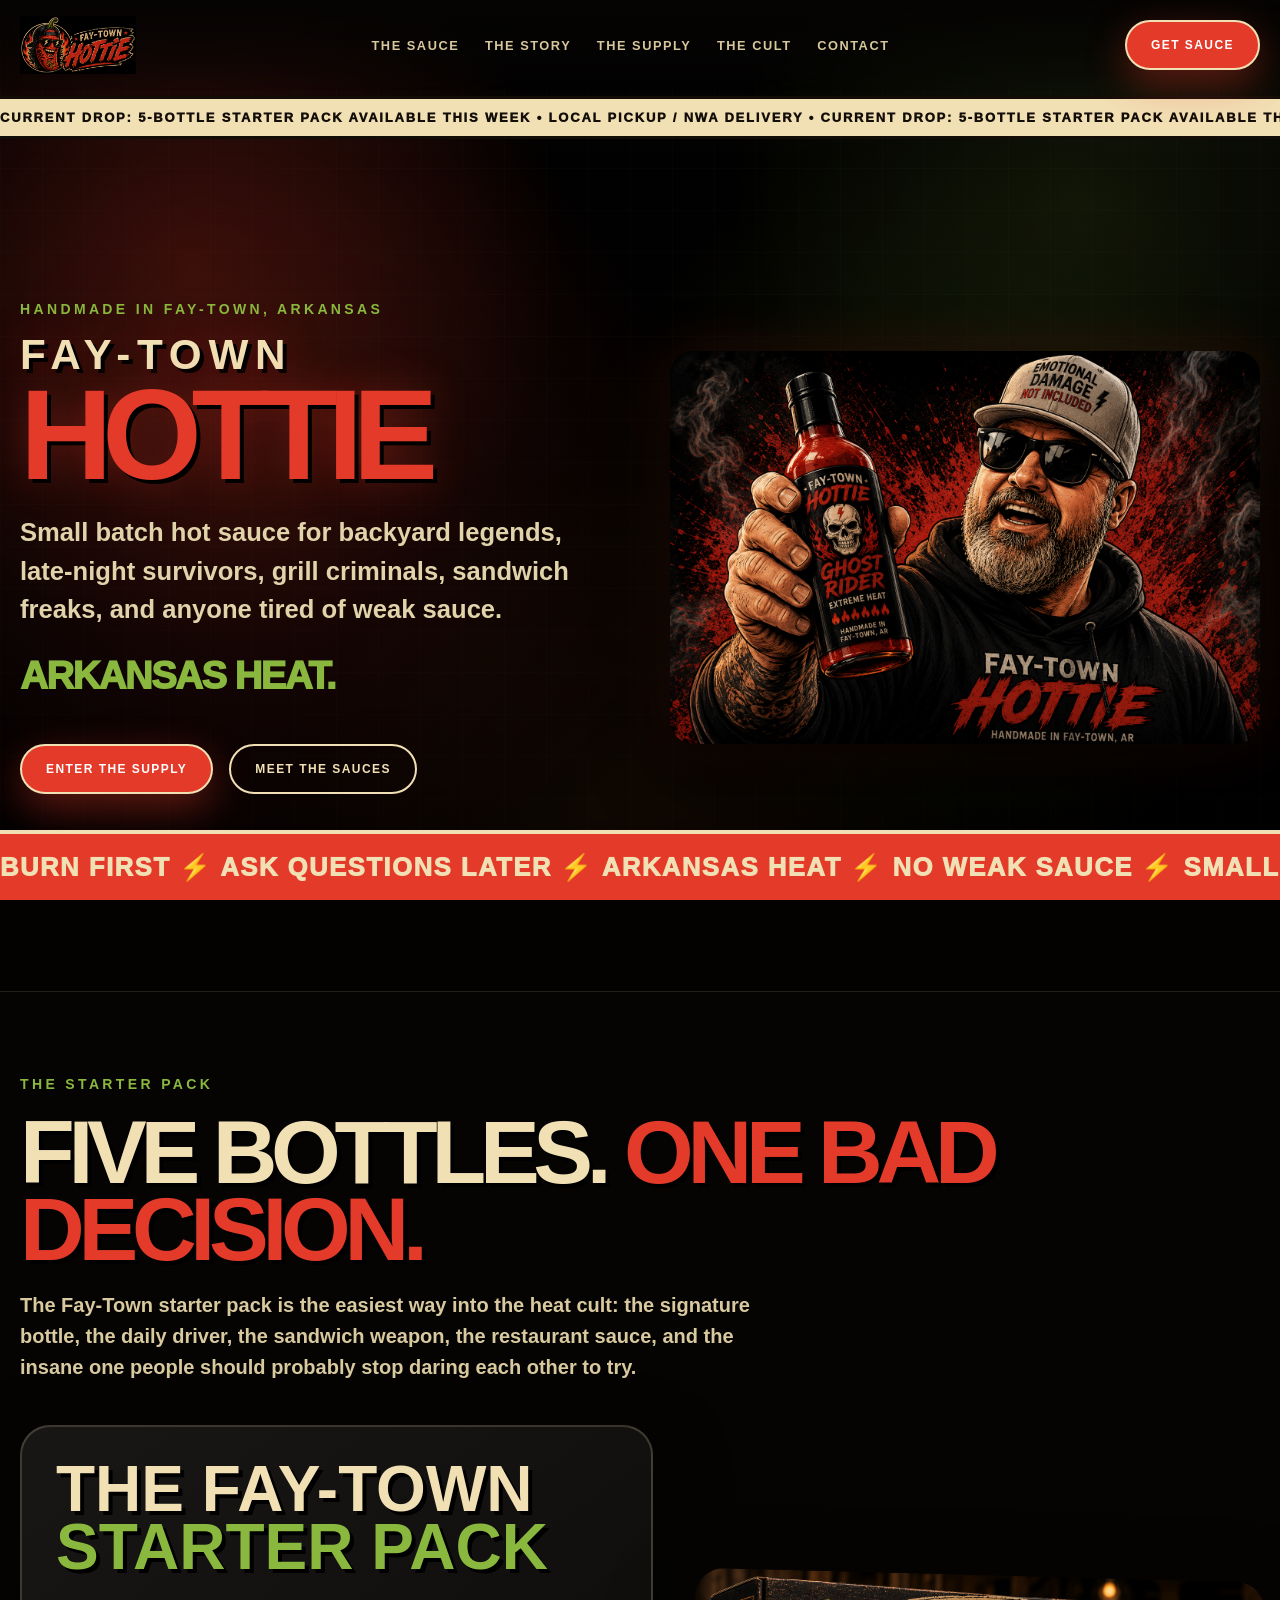
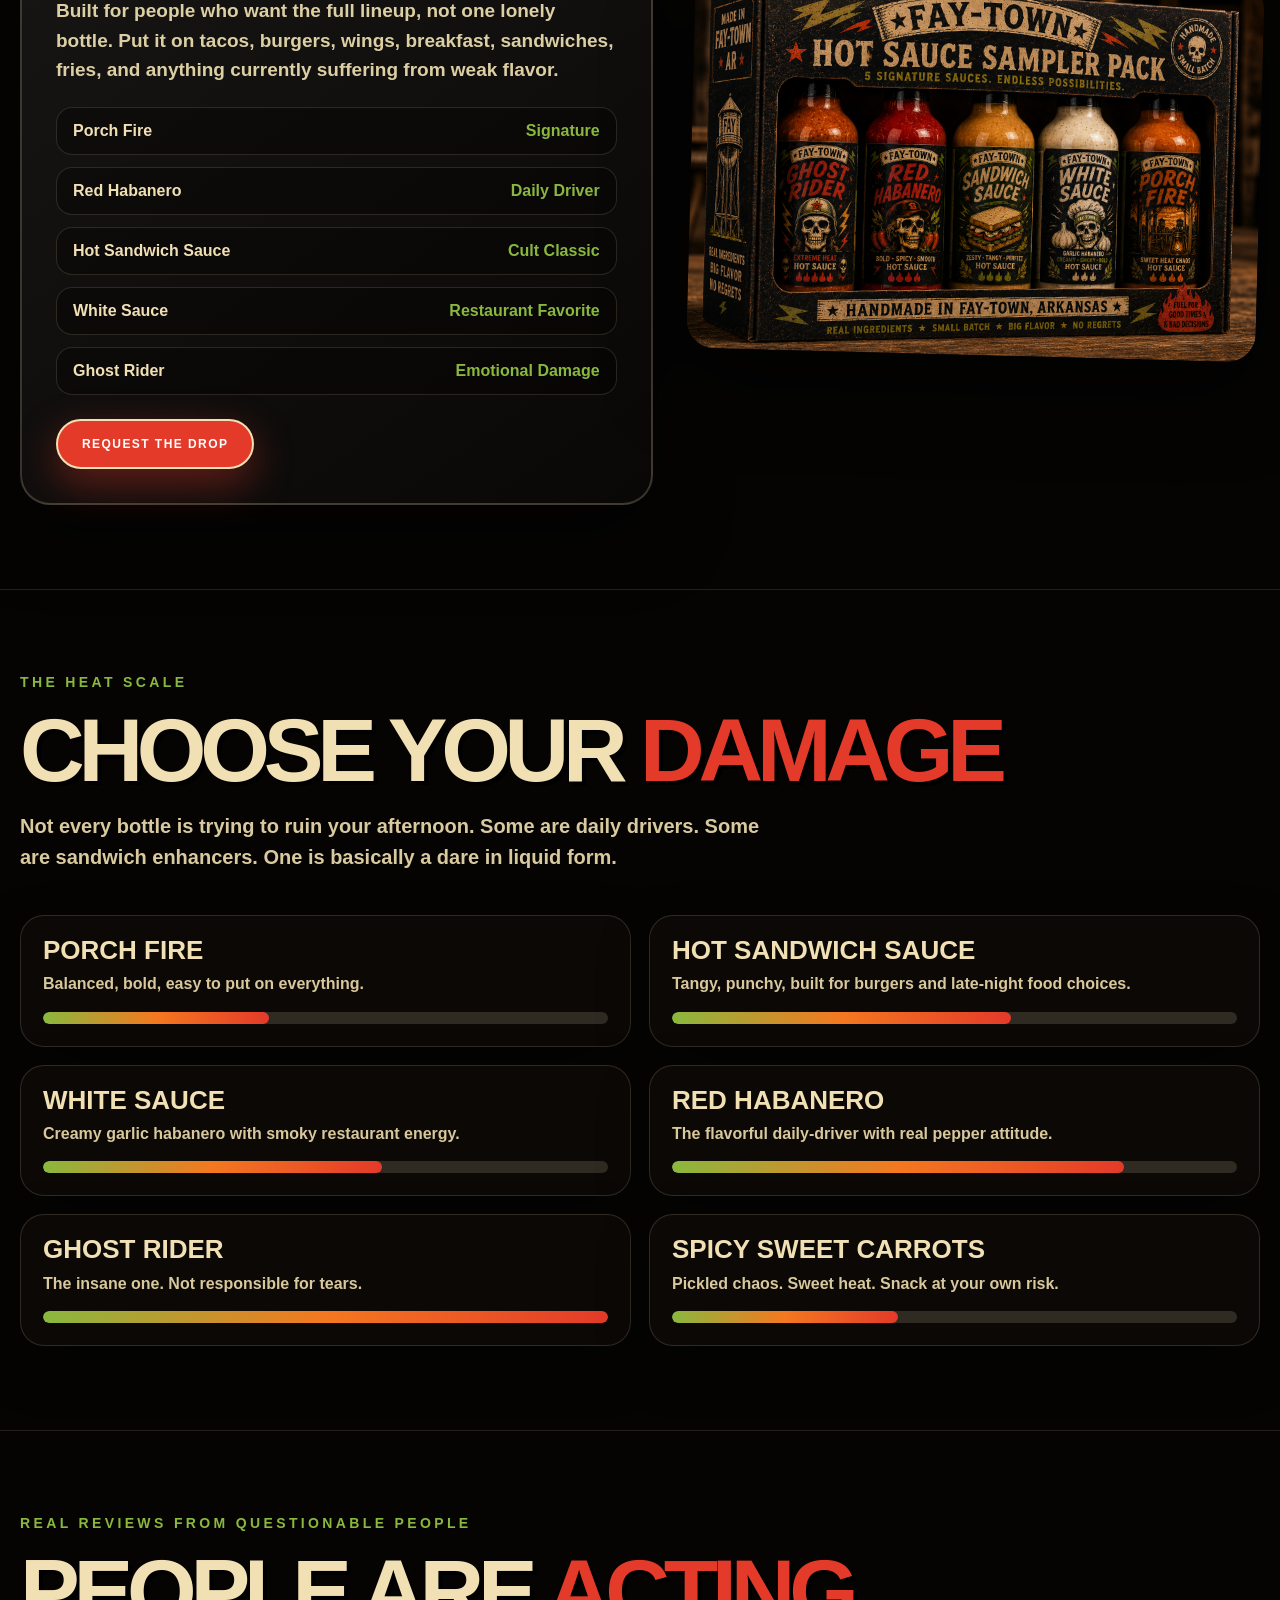
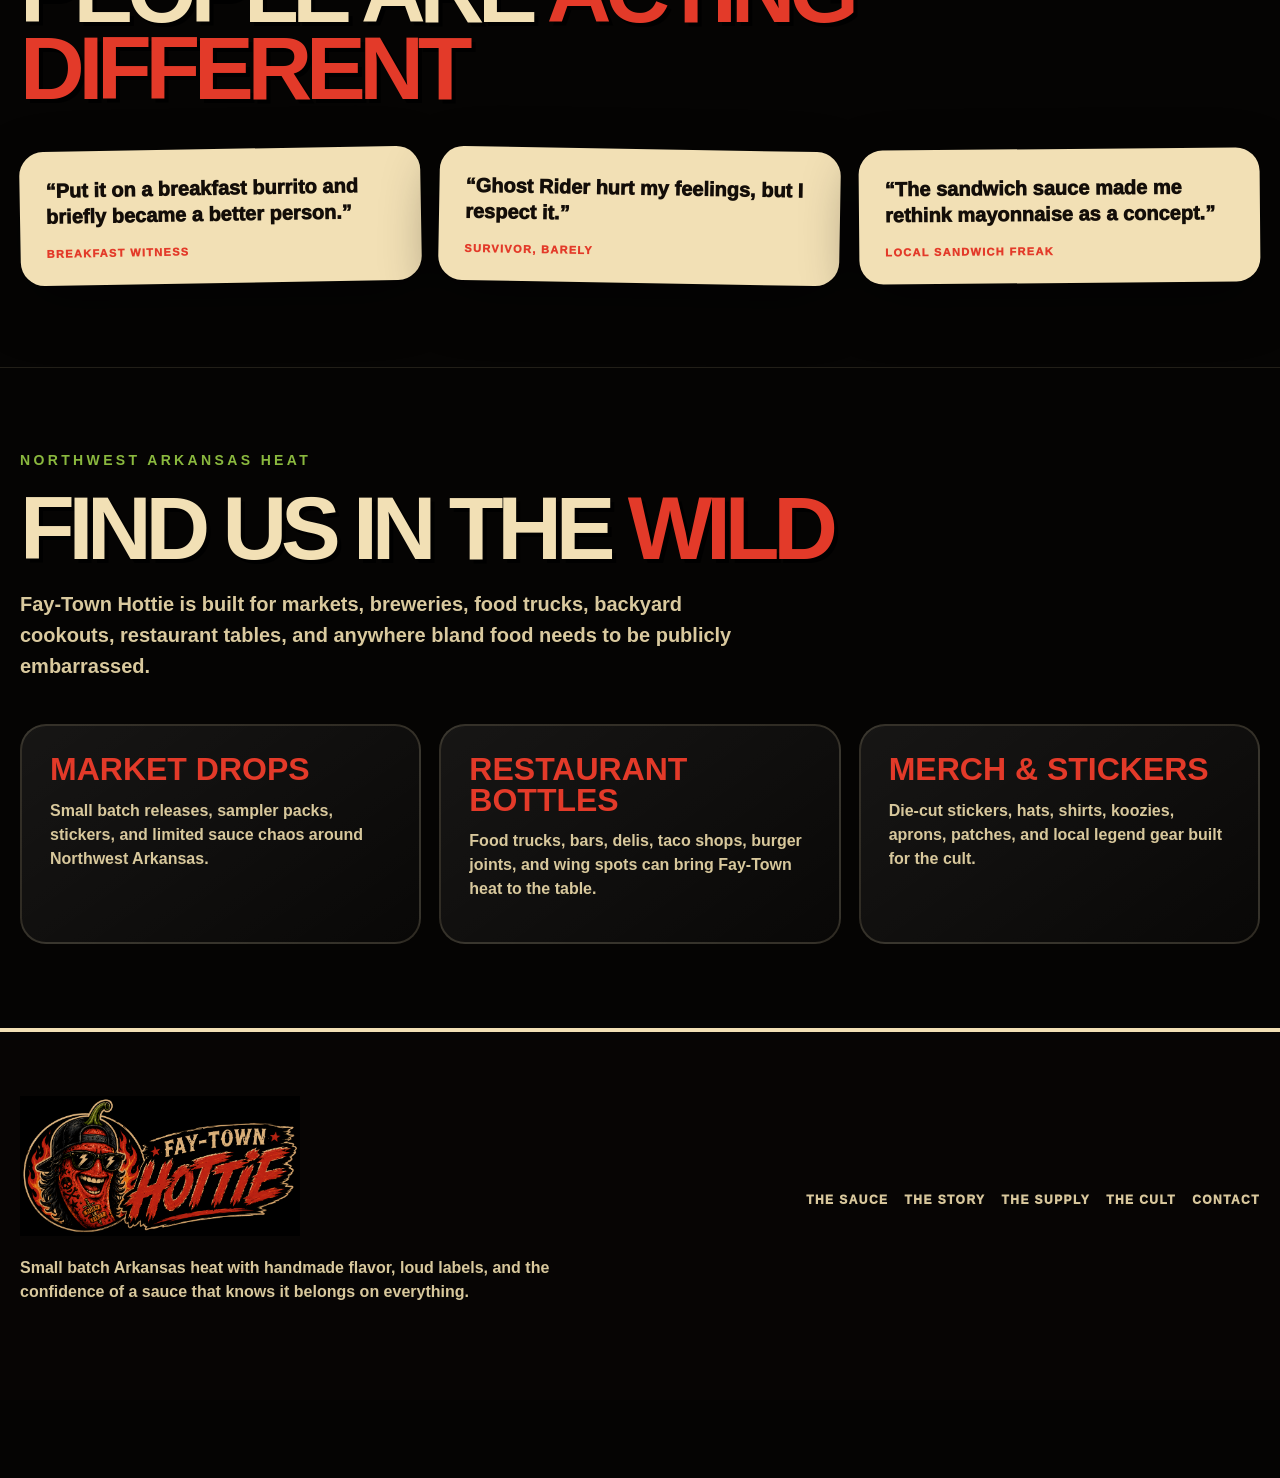
<file: index.html>
<!-- ===== PART 1 START: HEAD + CSS ===== -->
<!DOCTYPE html>
<html lang="en">
<head>
<meta charset="UTF-8" />
<meta name="viewport" content="width=device-width, initial-scale=1.0"/>

<title>Fay-Town Hottie | Arkansas Heat</title>
<link rel="stylesheet" href="shared/nav.css">

<style>
:root{
  --black:#050403;
  --cream:#f2e0b5;
  --red:#e33a29;
  --green:#8ab83e;
  --orange:#f47820;
  --muted:#c8b98d;
}

*{
  margin:0;
  padding:0;
  box-sizing:border-box;
}

html{
  scroll-behavior:smooth;
}

body{
  background:#050403;
  color:var(--cream);
  font-family:Arial, Helvetica, sans-serif;
  overflow-x:hidden;
  padding-bottom:78px;
}

body::before{
  content:"";
  position:fixed;
  inset:0;
  background:
    radial-gradient(circle at 15% 30%, rgba(227,58,41,.35), transparent 30%),
    radial-gradient(circle at 85% 22%, rgba(138,184,62,.18), transparent 28%),
    radial-gradient(circle at 50% 90%, rgba(244,120,32,.14), transparent 34%),
    linear-gradient(rgba(255,255,255,.025) 1px, transparent 1px),
    linear-gradient(90deg, rgba(255,255,255,.025) 1px, transparent 1px);
  background-size:auto, auto, auto, 42px 42px, 42px 42px;
  z-index:-3;
}

body::after{
  content:"";
  position:fixed;
  inset:0;
  background:rgba(0,0,0,.42);
  z-index:-2;
  pointer-events:none;
}

a{
  text-decoration:none;
  color:inherit;
}

.wrap{
  width:min(1280px, calc(100% - 40px));
  margin:auto;
}

.btn{
  display:inline-flex;
  align-items:center;
  justify-content:center;
  padding:16px 24px;
  border-radius:999px;
  border:2px solid var(--cream);
  background:var(--red);
  color:white;
  text-transform:uppercase;
  letter-spacing:.12em;
  font-size:12px;
  font-weight:900;
  box-shadow:0 14px 40px rgba(227,58,41,.4);
  transition:.22s ease;
}

.btn:hover{
  transform:translateY(-2px) rotate(-1deg);
  box-shadow:0 20px 55px rgba(227,58,41,.58);
}

.btn.alt{
  background:transparent;
  color:var(--cream);
  box-shadow:none;
}

.drop-alert{
  position:relative;
  z-index:3;
  margin-top:96px;
  background:var(--cream);
  color:#130d08;
  border-block:3px solid #130d08;
  overflow:hidden;
}

.drop-alert-track{
  white-space:nowrap;
  padding:11px 0;
  font-size:13px;
  letter-spacing:.14em;
  text-transform:uppercase;
  font-weight:950;
  animation:alertScroll 24s linear infinite;
}

@keyframes alertScroll{
  from{transform:translateX(0);}
  to{transform:translateX(-50%);}
}

.hero{
  min-height:calc(100vh - 48px);
  display:grid;
  align-items:center;
  padding:70px 0 105px;
  position:relative;
  background:
    radial-gradient(circle at 20% 40%, rgba(227,58,41,.18), transparent 38%);
}

.hero::before{
  content:"";
  position:absolute;
  inset:0;
  background:
    radial-gradient(circle at 75% 42%, rgba(138,184,62,.10), transparent 36%),
    linear-gradient(to bottom, transparent, rgba(0,0,0,.42));
  opacity:.9;
  pointer-events:none;
}

.hero-grid{
  display:grid;
  grid-template-columns:1fr 1fr;
  gap:60px;
  align-items:center;
  position:relative;
  z-index:2;
}

.eyebrow{
  color:var(--green);
  text-transform:uppercase;
  letter-spacing:.24em;
  font-size:14px;
  font-weight:900;
  margin-bottom:22px;
}

h1{
  font-size:clamp(68px, 10vw, 170px);
  line-height:.78;
  text-transform:uppercase;
  letter-spacing:-.08em;
  color:var(--red);
  text-shadow:
    4px 4px 0 black,
    0 0 40px rgba(227,58,41,.35);
}

h1 span{
  display:block;
  color:var(--cream);
  font-size:.33em;
  letter-spacing:.16em;
  margin-bottom:14px;
}

.hero-copy{
  margin-top:28px;
  font-size:clamp(20px, 2vw, 28px);
  line-height:1.5;
  max-width:650px;
  font-weight:800;
  color:#e1d3aa;
}

.rotating{
  margin-top:26px;
  color:var(--green);
  font-size:clamp(26px, 3vw, 46px);
  font-weight:950;
  text-transform:uppercase;
  min-height:56px;
  letter-spacing:-.04em;
}

.hero-actions{
  display:flex;
  gap:16px;
  flex-wrap:wrap;
  margin-top:34px;
}

.hero-image-wrap{
  position:relative;
}

.hero-image{
  width:100%;
  display:block;
  object-fit:cover;
  border-radius:24px;
  box-shadow:
    0 30px 70px rgba(0,0,0,.7),
    0 0 60px rgba(227,58,41,.15);
  animation:float 6s ease-in-out infinite;
}

@keyframes float{
  0%{transform:translateY(0px) rotate(-1deg);}
  50%{transform:translateY(-10px) rotate(1deg);}
  100%{transform:translateY(0px) rotate(-1deg);}
}

.section{
  position:relative;
  padding:84px 0;
  border-top:1px solid rgba(242,224,181,.12);
}

.section-title{
  font-size:clamp(46px, 7vw, 105px);
  line-height:.86;
  letter-spacing:-.07em;
  text-transform:uppercase;
  text-shadow:4px 4px 0 #000;
}

.section-title em{
  color:var(--red);
  font-style:normal;
}

.section-copy{
  margin-top:22px;
  max-width:760px;
  color:#d9c99e;
  font-size:20px;
  line-height:1.55;
  font-weight:800;
}

.starter-grid{
  display:grid;
  grid-template-columns:1fr .9fr;
  gap:38px;
  align-items:center;
  margin-top:42px;
}

.starter-card{
  border-radius:30px;
  padding:34px;
  background:linear-gradient(145deg, rgba(255,255,255,.08), rgba(255,255,255,.018));
  border:2px solid rgba(242,224,181,.2);
  box-shadow:0 28px 70px rgba(0,0,0,.5);
}

.starter-card h3{
  font-size:clamp(40px,5vw,74px);
  line-height:.9;
  text-transform:uppercase;
  color:var(--cream);
  text-shadow:4px 4px 0 #000;
}

.starter-card h3 em{
  color:var(--green);
  font-style:normal;
}

.starter-card p{
  margin-top:20px;
  color:#ddcfa4;
  font-size:19px;
  line-height:1.55;
  font-weight:800;
}

.starter-list{
  display:grid;
  gap:12px;
  margin-top:22px;
}

.starter-list div{
  display:flex;
  justify-content:space-between;
  gap:14px;
  padding:14px 16px;
  border-radius:16px;
  background:rgba(0,0,0,.32);
  border:1px solid rgba(242,224,181,.14);
  font-weight:900;
}

.starter-list span{
  color:var(--green);
}

.starter-img{
  width:100%;
  border-radius:28px;
  box-shadow:0 30px 80px rgba(0,0,0,.62);
  transform:rotate(1.5deg);
}

.heat-grid{
  display:grid;
  grid-template-columns:repeat(2, 1fr);
  gap:18px;
  margin-top:42px;
}

.heat-item{
  padding:22px;
  border-radius:24px;
  background:#0b0806;
  border:1px solid rgba(242,224,181,.16);
  box-shadow:0 20px 50px rgba(0,0,0,.35);
}

.heat-item h3{
  font-size:26px;
  line-height:.95;
  text-transform:uppercase;
  margin-bottom:10px;
}

.heat-item p{
  color:#d8c89c;
  font-weight:800;
  line-height:1.45;
}

.heat-bar{
  height:12px;
  border-radius:999px;
  background:rgba(242,224,181,.16);
  margin-top:16px;
  overflow:hidden;
}

.heat-fill{
  height:100%;
  border-radius:999px;
  background:linear-gradient(90deg, var(--green), var(--orange), var(--red));
}

.testimonials{
  display:grid;
  grid-template-columns:repeat(3, 1fr);
  gap:18px;
  margin-top:42px;
}

.quote{
  padding:26px;
  border-radius:24px;
  background:var(--cream);
  color:#130d08;
  box-shadow:0 20px 55px rgba(0,0,0,.45);
  transform:rotate(-1deg);
}

.quote:nth-child(2){
  transform:rotate(1deg);
}

.quote:nth-child(3){
  transform:rotate(-.5deg);
}

.quote p{
  font-size:20px;
  line-height:1.3;
  font-weight:950;
}

.quote span{
  display:block;
  margin-top:18px;
  color:var(--red);
  text-transform:uppercase;
  letter-spacing:.12em;
  font-size:11px;
  font-weight:950;
}

.local-grid{
  display:grid;
  grid-template-columns:repeat(3, 1fr);
  gap:18px;
  margin-top:42px;
}

.local-card{
  padding:28px;
  border-radius:26px;
  background:linear-gradient(145deg, rgba(255,255,255,.075), rgba(255,255,255,.018));
  border:2px solid rgba(242,224,181,.16);
  min-height:220px;
}

.local-card h3{
  font-size:32px;
  line-height:.95;
  text-transform:uppercase;
  color:var(--red);
  margin-bottom:14px;
}

.local-card p{
  color:#d8c89c;
  font-weight:800;
  line-height:1.5;
}

.footer{
  padding:64px 0 96px;
  border-top:4px solid var(--cream);
  background:#070504;
}

.footer-grid{
  display:grid;
  grid-template-columns:1fr 1fr;
  gap:30px;
  align-items:center;
}

.footer-logo{
  max-width:280px;
  width:100%;
  display:block;
  margin-bottom:20px;
}

.footer p{
  color:#d8c89c;
  font-weight:800;
  line-height:1.5;
  max-width:580px;
}

.footer-links{
  display:flex;
  justify-content:flex-end;
  flex-wrap:wrap;
  gap:16px;
  text-transform:uppercase;
  letter-spacing:.12em;
  font-size:12px;
  font-weight:950;
}

.footer-links a{
  color:#d8c79c;
}

.ticker{
  position:fixed;
  bottom:0;
  left:0;
  right:0;
  z-index:100;
  background:var(--red);
  border-top:4px solid var(--cream);
  overflow:hidden;
  padding:18px 0;
}

.ticker-track{
  white-space:nowrap;
  animation:scroll 16s linear infinite;
  font-size:clamp(22px, 2vw, 36px);
  font-weight:950;
  text-transform:uppercase;
  letter-spacing:.06em;
}

@keyframes scroll{
  from{transform:translateX(0);}
  to{transform:translateX(-50%);}
}
<!-- ===== PART 1 END ===== -->

  <!-- ===== PART 2 START: RESPONSIVE CSS + BODY HERO ===== -->
@media(max-width:900px){
  .drop-alert{
    margin-top:72px;
  }

  .hero{
    min-height:auto;
    padding:42px 0 64px;
  }

  .hero-grid,
  .starter-grid,
  .footer-grid{
    grid-template-columns:1fr;
    gap:24px;
  }

  .eyebrow{
    margin-bottom:10px;
    font-size:11px;
  }

  h1{
    font-size:clamp(54px, 18vw, 92px);
  }

  .hero-copy{
    margin-top:16px;
    font-size:18px;
    line-height:1.35;
  }

  .rotating{
    margin-top:14px;
    min-height:34px;
    font-size:28px;
  }

  .hero-actions{
    margin-top:18px;
  }

  .hero-image{
    margin-top:0;
    max-height:40svh;
    object-fit:cover;
    object-position:center;
  }

  .heat-grid,
  .testimonials,
  .local-grid{
    grid-template-columns:1fr;
  }

  .footer-links{
    justify-content:flex-start;
  }
}

@media(max-width:560px){
  .wrap{
    width:min(1280px, calc(100% - 28px));
  }

  .hero-actions{
    flex-direction:row;
    gap:10px;
  }

  .btn{
    width:auto;
    padding:12px 13px;
    font-size:10px;
  }

  .hero-image{
    max-height:34svh;
    border-radius:18px;
  }

  .ticker{
    padding:12px 0;
  }

  .section{
    padding:62px 0;
  }

  .starter-card{
    padding:24px;
  }
}
</style>
</head>

<body>

<header>
  <div class="wrap nav">
    <a href="index.html">
      <img class="logo" src="asset/logo-horizontal.png" alt="Fay-Town Hottie">
    </a>

    <nav>
      <a href="the-sauce/">The Sauce</a>
      <a href="the-story/">The Story</a>
      <a href="the-supply/">The Supply</a>
      <a href="the-supply/#cult">The Cult</a>
      <a href="contact/">Contact</a>
    </nav>

    <a class="btn" href="the-supply/">Get Sauce</a>
  </div>
</header>

<div class="drop-alert">
  <div class="drop-alert-track">
    Current Drop: 5-Bottle Starter Pack Available This Week • Local Pickup / NWA Delivery • Current Drop: 5-Bottle Starter Pack Available This Week • Local Pickup / NWA Delivery / NWA Delivery • Current Drop: 5-Bottle Starter Pack Available This Week • Local Pickup / NWA Delivery / NWA Delivery • Current Drop: 5-Bottle Starter Pack Available This Week • Local Pickup / NWA Delivery / NWA Delivery • Current Drop: 5-Bottle Starter Pack Available This Week • Local Pickup / NWA Delivery •
  </div>
</div>

<section class="hero">
  <div class="wrap hero-grid">
    <div>
      <div class="eyebrow">Handmade In Fay-Town, Arkansas</div>

      <h1>
        <span>Fay-Town</span>
        Hottie
      </h1>

      <div class="hero-copy">
        Small batch hot sauce for backyard legends, late-night survivors,
        grill criminals, sandwich freaks, and anyone tired of weak sauce.
      </div>

      <div class="rotating" id="rotatingText">Burn First.</div>

      <div class="hero-actions">
        <a class="btn" href="the-supply/">Enter The Supply</a>
        <a class="btn alt" href="the-sauce/">Meet The Sauces</a>
      </div>
    </div>

    <div class="hero-image-wrap">
      <img
        class="hero-image"
        src="asset/new-hero.png"
        alt="Fay-Town Hottie owner holding Ghost Rider hot sauce"
      >
    </div>
  </div>
</section>
<!-- ===== PART 2 END ===== -->

  <!-- ===== PART 3 START: NEW HOMEPAGE SECTIONS + SCRIPT ===== -->
<section class="section">
  <div class="wrap">
    <div class="eyebrow">The Starter Pack</div>
    <h2 class="section-title">Five Bottles. <em>One Bad Decision.</em></h2>
    <p class="section-copy">
      The Fay-Town starter pack is the easiest way into the heat cult:
      the signature bottle, the daily driver, the sandwich weapon, the restaurant sauce,
      and the insane one people should probably stop daring each other to try.
    </p>

    <div class="starter-grid">
      <div class="starter-card">
        <h3>The Fay-Town <em>Starter Pack</em></h3>
        <p>
          Built for people who want the full lineup, not one lonely bottle.
          Put it on tacos, burgers, wings, breakfast, sandwiches, fries, and anything
          currently suffering from weak flavor.
        </p>

        <div class="starter-list">
          <div>Porch Fire <span>Signature</span></div>
          <div>Red Habanero <span>Daily Driver</span></div>
          <div>Hot Sandwich Sauce <span>Cult Classic</span></div>
          <div>White Sauce <span>Restaurant Favorite</span></div>
          <div>Ghost Rider <span>Emotional Damage</span></div>
        </div>

        <a class="btn" href="the-supply/" style="margin-top:24px;">Request The Drop</a>
      </div>

      <img class="starter-img" src="asset/market-box.png" alt="Fay-Town Hottie five bottle starter pack">
    </div>
  </div>
</section>

<section class="section">
  <div class="wrap">
    <div class="eyebrow">The Heat Scale</div>
    <h2 class="section-title">Choose Your <em>Damage</em></h2>
    <p class="section-copy">
      Not every bottle is trying to ruin your afternoon. Some are daily drivers.
      Some are sandwich enhancers. One is basically a dare in liquid form.
    </p>

    <div class="heat-grid">
      <div class="heat-item">
        <h3>Porch Fire</h3>
        <p>Balanced, bold, easy to put on everything.</p>
        <div class="heat-bar"><div class="heat-fill" style="width:40%;"></div></div>
      </div>

      <div class="heat-item">
        <h3>Hot Sandwich Sauce</h3>
        <p>Tangy, punchy, built for burgers and late-night food choices.</p>
        <div class="heat-bar"><div class="heat-fill" style="width:60%;"></div></div>
      </div>

      <div class="heat-item">
        <h3>White Sauce</h3>
        <p>Creamy garlic habanero with smoky restaurant energy.</p>
        <div class="heat-bar"><div class="heat-fill" style="width:60%;"></div></div>
      </div>

      <div class="heat-item">
        <h3>Red Habanero</h3>
        <p>The flavorful daily-driver with real pepper attitude.</p>
        <div class="heat-bar"><div class="heat-fill" style="width:80%;"></div></div>
      </div>

      <div class="heat-item">
        <h3>Ghost Rider</h3>
        <p>The insane one. Not responsible for tears.</p>
        <div class="heat-bar"><div class="heat-fill" style="width:100%;"></div></div>
      </div>

      <div class="heat-item">
        <h3>Spicy Sweet Carrots</h3>
        <p>Pickled chaos. Sweet heat. Snack at your own risk.</p>
        <div class="heat-bar"><div class="heat-fill" style="width:40%;"></div></div>
      </div>
    </div>
  </div>
</section>

<section class="section">
  <div class="wrap">
    <div class="eyebrow">Real Reviews From Questionable People</div>
    <h2 class="section-title">People Are <em>Acting Different</em></h2>

    <div class="testimonials">
      <div class="quote">
        <p>“Put it on a breakfast burrito and briefly became a better person.”</p>
        <span>Breakfast Witness</span>
      </div>

      <div class="quote">
        <p>“Ghost Rider hurt my feelings, but I respect it.”</p>
        <span>Survivor, Barely</span>
      </div>

      <div class="quote">
        <p>“The sandwich sauce made me rethink mayonnaise as a concept.”</p>
        <span>Local Sandwich Freak</span>
      </div>
    </div>
  </div>
</section>

<section class="section">
  <div class="wrap">
    <div class="eyebrow">Northwest Arkansas Heat</div>
    <h2 class="section-title">Find Us In The <em>Wild</em></h2>
    <p class="section-copy">
      Fay-Town Hottie is built for markets, breweries, food trucks, backyard cookouts,
      restaurant tables, and anywhere bland food needs to be publicly embarrassed.
    </p>

    <div class="local-grid">
      <div class="local-card">
        <h3>Market Drops</h3>
        <p>Small batch releases, sampler packs, stickers, and limited sauce chaos around Northwest Arkansas.</p>
      </div>

      <div class="local-card">
        <h3>Restaurant Bottles</h3>
        <p>Food trucks, bars, delis, taco shops, burger joints, and wing spots can bring Fay-Town heat to the table.</p>
      </div>

      <div class="local-card">
        <h3>Merch & Stickers</h3>
        <p>Die-cut stickers, hats, shirts, koozies, aprons, patches, and local legend gear built for the cult.</p>
      </div>
    </div>
  </div>
</section>

<footer class="footer">
  <div class="wrap footer-grid">
    <div>
      <img class="footer-logo" src="asset/logo-horizontal.png" alt="Fay-Town Hottie logo">
      <p>
        Small batch Arkansas heat with handmade flavor, loud labels,
        and the confidence of a sauce that knows it belongs on everything.
      </p>
    </div>

    <div class="footer-links">
      <a href="the-sauce/">The Sauce</a>
      <a href="the-story/">The Story</a>
      <a href="the-supply/">The Supply</a>
      <a href="the-supply/#cult">The Cult</a>
      <a href="contact/">Contact</a>
    </div>
  </div>
</footer>

<div class="ticker">
  <div class="ticker-track">
    Burn First ⚡ Ask Questions Later ⚡ Arkansas Heat ⚡ No Weak Sauce ⚡ Small Batch ⚡ Big Flavor ⚡ Local Legend Energy ⚡
    Burn First ⚡ Ask Questions Later ⚡ Arkansas Heat ⚡ No Weak Sauce ⚡ Small Batch ⚡ Big Flavor ⚡ Local Legend Energy ⚡
    Burn First ⚡ Ask Questions Later ⚡ Arkansas Heat ⚡ No Weak Sauce ⚡ Small Batch ⚡ Big Flavor ⚡ Local Legend Energy ⚡
  </div>
</div>

<script>
const phrases = [
  "Burn First.",
  "Arkansas Heat.",
  "Fuel For Bad Decisions.",
  "Late Night Survival Sauce.",
  "Handmade Chaos.",
  "Backyard Violence.",
  "No Weak Sauce."
];

const rotatingText = document.getElementById("rotatingText");
let current = 0;

setInterval(() => {
  current = (current + 1) % phrases.length;

  rotatingText.style.opacity = 0;
  rotatingText.style.transform = "translateY(8px)";

  setTimeout(() => {
    rotatingText.textContent = phrases[current];
    rotatingText.style.opacity = 1;
    rotatingText.style.transform = "translateY(0)";
  }, 180);
}, 1400);

rotatingText.style.transition = "all .18s ease";
</script>

</body>
</html>
<!-- ===== PART 3 END ===== -->
</file>
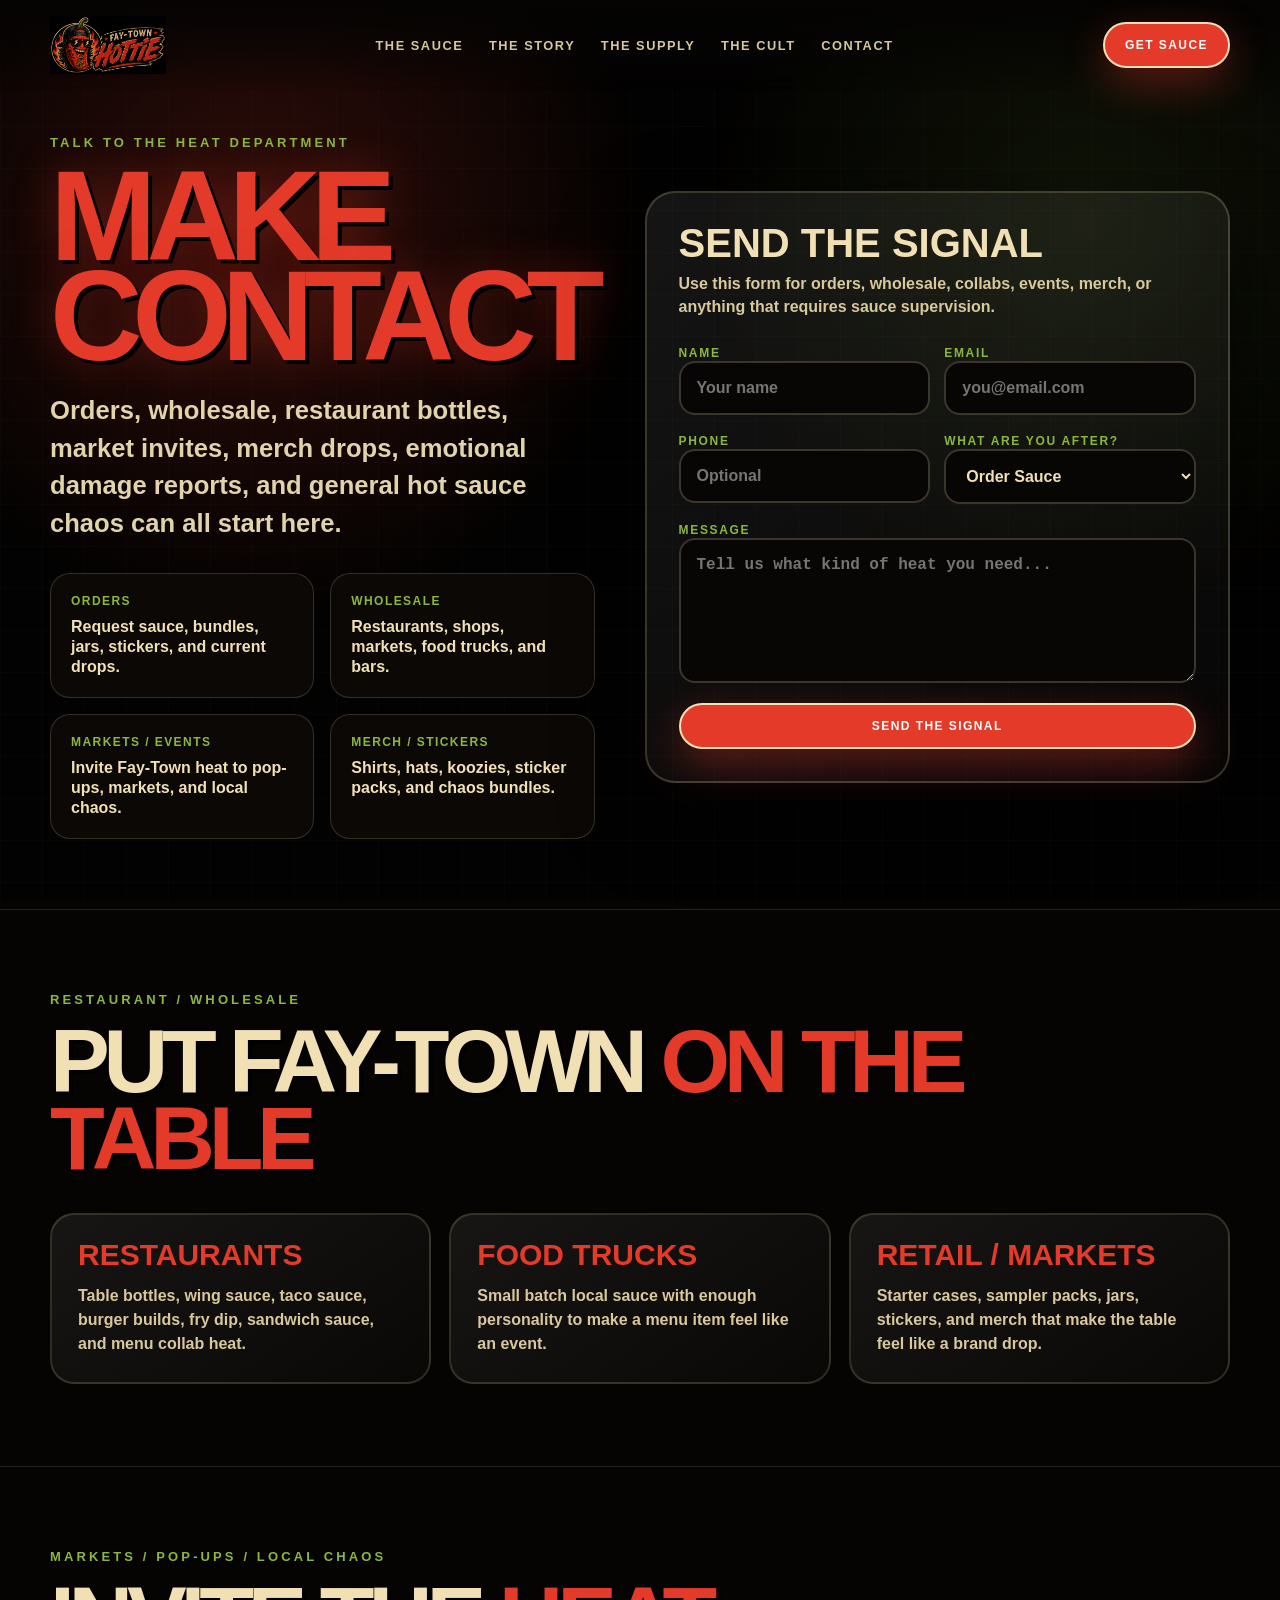
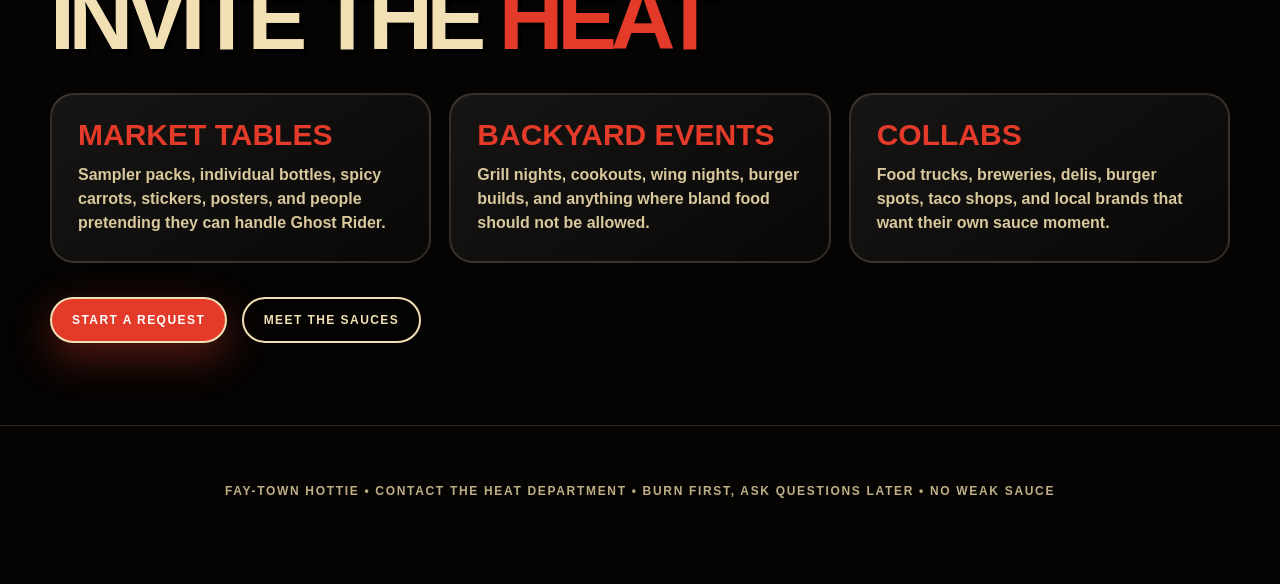
<file: contact/index.html>
<!-- ===== PART 1 START: HEAD + CSS ===== -->
<!DOCTYPE html>
<html lang="en">
<head>
<meta charset="UTF-8" />
<meta name="viewport" content="width=device-width, initial-scale=1.0" />

<title>Contact | Fay-Town Hottie</title>
<link rel="stylesheet" href="../shared/nav.css">

<style>
:root{
  --black:#050403;
  --cream:#f2e0b5;
  --red:#e33a29;
  --green:#8ab83e;
  --orange:#f47820;
  --muted:#c8b98d;
}

*{margin:0;padding:0;box-sizing:border-box;}

html{scroll-behavior:smooth;}

body{
  background:#050403;
  color:var(--cream);
  font-family:Arial, Helvetica, sans-serif;
  overflow-x:hidden;
}

body::before{
  content:"";
  position:fixed;
  inset:0;
  background:
    radial-gradient(circle at 20% 25%,rgba(227,58,41,.32),transparent 32%),
    radial-gradient(circle at 85% 25%,rgba(138,184,62,.16),transparent 30%),
    linear-gradient(rgba(255,255,255,.025) 1px,transparent 1px),
    linear-gradient(90deg,rgba(255,255,255,.025) 1px,transparent 1px);
  background-size:auto,auto,42px 42px,42px 42px;
  z-index:-2;
}

body::after{
  content:"";
  position:fixed;
  inset:0;
  background:rgba(0,0,0,.38);
  z-index:-1;
  pointer-events:none;
}

a{text-decoration:none;color:inherit;}

.wrap{
  width:min(1180px,calc(100% - 40px));
  margin:auto;
}

.btn{
  display:inline-flex;
  align-items:center;
  justify-content:center;
  padding:14px 20px;
  border-radius:999px;
  border:2px solid var(--cream);
  background:var(--red);
  color:white;
  text-transform:uppercase;
  letter-spacing:.12em;
  font-size:12px;
  font-weight:900;
  box-shadow:0 14px 40px rgba(227,58,41,.38);
  transition:.2s ease;
}

.btn:hover{
  transform:translateY(-2px) rotate(-1deg);
  box-shadow:0 20px 55px rgba(227,58,41,.55);
}

.btn.alt{
  background:transparent;
  color:var(--cream);
  box-shadow:none;
}

.hero{
  min-height:100vh;
  display:grid;
  align-items:center;
  padding:135px 0 70px;
}

.grid{
  display:grid;
  grid-template-columns:.9fr 1.1fr;
  gap:50px;
  align-items:center;
}

.eyebrow{
  color:var(--green);
  text-transform:uppercase;
  letter-spacing:.24em;
  font-size:13px;
  font-weight:900;
  margin-bottom:16px;
}

h1{
  font-size:clamp(62px,10vw,145px);
  line-height:.78;
  text-transform:uppercase;
  letter-spacing:-.08em;
  color:var(--red);
  text-shadow:4px 4px 0 #000,0 0 44px rgba(227,58,41,.35);
}

.lead{
  margin-top:26px;
  color:#e1d3aa;
  font-size:clamp(20px,2vw,27px);
  line-height:1.48;
  font-weight:850;
}

.quick{
  display:grid;
  grid-template-columns:repeat(2,1fr);
  gap:16px;
  margin-top:30px;
}

.quick a{
  border-radius:20px;
  padding:20px;
  background:#0b0806;
  border:1px solid rgba(242,224,181,.18);
  font-weight:900;
  line-height:1.25;
  transition:.2s ease;
}

.quick a:hover{
  transform:translateY(-3px);
  border-color:rgba(242,224,181,.42);
  box-shadow:0 18px 45px rgba(0,0,0,.36);
}

.quick span{
  display:block;
  color:var(--green);
  font-size:12px;
  text-transform:uppercase;
  letter-spacing:.12em;
  margin-bottom:8px;
}

.contact-card{
  border-radius:30px;
  background:linear-gradient(145deg,rgba(255,255,255,.08),rgba(255,255,255,.02));
  border:2px solid rgba(242,224,181,.2);
  padding:32px;
  box-shadow:0 30px 80px rgba(0,0,0,.62);
}

.form-title{
  font-size:40px;
  line-height:.92;
  text-transform:uppercase;
  color:var(--cream);
  margin-bottom:10px;
}

.form-note{
  color:#d8c89c;
  font-weight:800;
  line-height:1.45;
  margin-bottom:24px;
}

form{
  display:grid;
  gap:16px;
}

label{
  font-size:12px;
  text-transform:uppercase;
  letter-spacing:.14em;
  font-weight:900;
  color:var(--green);
}

input,select,textarea{
  width:100%;
  border:2px solid rgba(242,224,181,.22);
  background:#080604;
  color:var(--cream);
  border-radius:16px;
  padding:16px;
  font-size:16px;
  font-weight:800;
  outline:none;
}

textarea{
  min-height:145px;
  resize:vertical;
}

input:focus,select:focus,textarea:focus{
  border-color:var(--red);
  box-shadow:0 0 25px rgba(227,58,41,.22);
}

.split{
  display:grid;
  grid-template-columns:1fr 1fr;
  gap:14px;
}

.section{
  padding:82px 0;
  border-top:1px solid rgba(242,224,181,.14);
}

.section-title{
  font-size:clamp(44px,7vw,92px);
  line-height:.86;
  text-transform:uppercase;
  letter-spacing:-.07em;
  text-shadow:4px 4px 0 #000;
}

.section-title em{
  color:var(--red);
  font-style:normal;
}

.info-grid{
  display:grid;
  grid-template-columns:repeat(3,1fr);
  gap:18px;
  margin-top:36px;
}

.info-card{
  padding:26px;
  border-radius:24px;
  background:linear-gradient(145deg,rgba(255,255,255,.075),rgba(255,255,255,.018));
  border:2px solid rgba(242,224,181,.16);
}

.info-card h3{
  font-size:30px;
  line-height:.95;
  text-transform:uppercase;
  color:var(--red);
  margin-bottom:14px;
}

.info-card p{
  color:#d8c89c;
  line-height:1.5;
  font-weight:800;
}

.footer{
  padding:58px 0 86px;
  text-align:center;
  color:#bfae86;
  text-transform:uppercase;
  letter-spacing:.14em;
  font-size:12px;
  font-weight:900;
  border-top:1px solid rgba(242,224,181,.18);
}
<!-- ===== PART 1 END ===== -->

  <!-- ===== PART 2 START: RESPONSIVE CSS + BODY HERO ===== -->
@media(max-width:900px){
  .hero{
    min-height:auto;
    padding:118px 0 58px;
  }

  .grid,
  .info-grid{
    grid-template-columns:1fr;
    gap:28px;
  }
}

@media(max-width:560px){
  .wrap{
    width:min(1180px,calc(100% - 28px));
  }

  .quick,
  .split{
    grid-template-columns:1fr;
  }

  .btn{
    width:100%;
    padding:13px 16px;
    font-size:10px;
  }

  .contact-card{
    padding:24px;
  }

  .section{
    padding:58px 0;
  }
}
</style>
</head>

<body>

<header>
  <div class="wrap nav">
    <a href="../index.html">
      <img class="logo" src="../asset/logo-horizontal.png" alt="Fay-Town Hottie">
    </a>

    <nav>
      <a href="../the-sauce/">The Sauce</a>
      <a href="../the-story/">The Story</a>
      <a href="../the-supply/">The Supply</a>
      <a href="../the-supply/#cult">The Cult</a>
      <a href="../contact/">Contact</a>
    </nav>

    <a class="btn" href="../the-supply/">Get Sauce</a>
  </div>
</header>

<main>

<section class="hero">
  <div class="wrap grid">

    <section>
      <div class="eyebrow">Talk To The Heat Department</div>
      <h1>Make Contact</h1>

      <p class="lead">
        Orders, wholesale, restaurant bottles, market invites, merch drops,
        emotional damage reports, and general hot sauce chaos can all start here.
      </p>

      <div class="quick">
        <a href="../the-supply/#order">
          <span>Orders</span>
          Request sauce, bundles, jars, stickers, and current drops.
        </a>

        <a href="#wholesale">
          <span>Wholesale</span>
          Restaurants, shops, markets, food trucks, and bars.
        </a>

        <a href="#events">
          <span>Markets / Events</span>
          Invite Fay-Town heat to pop-ups, markets, and local chaos.
        </a>

        <a href="../the-supply/#cult">
          <span>Merch / Stickers</span>
          Shirts, hats, koozies, sticker packs, and chaos bundles.
        </a>
      </div>
    </section>

    <section class="contact-card">
      <h2 class="form-title">Send The Signal</h2>
      <p class="form-note">
        Use this form for orders, wholesale, collabs, events, merch, or anything that requires sauce supervision.
      </p>

      <form action="#" method="POST">
        <!-- Replace # with your Formspree URL later -->

        <div class="split">
          <div>
            <label for="name">Name</label>
            <input id="name" name="name" type="text" placeholder="Your name" required>
          </div>

          <div>
            <label for="email">Email</label>
            <input id="email" name="email" type="email" placeholder="you@email.com" required>
          </div>
        </div>

        <div class="split">
          <div>
            <label for="phone">Phone</label>
            <input id="phone" name="phone" type="tel" placeholder="Optional">
          </div>

          <div>
            <label for="reason">What Are You After?</label>
            <select id="reason" name="reason">
              <option>Order Sauce</option>
              <option>Wholesale / Restaurant Inquiry</option>
              <option>Market / Event Invite</option>
              <option>Merch / Stickers</option>
              <option>Brand Collab</option>
              <option>General Chaos</option>
            </select>
          </div>
        </div>

        <div>
          <label for="message">Message</label>
          <textarea id="message" name="message" placeholder="Tell us what kind of heat you need..." required></textarea>
        </div>

        <button class="btn" type="submit">Send The Signal</button>
      </form>
    </section>

  </div>
</section>
<!-- ===== PART 2 END ===== -->

  <!-- ===== PART 3 START: INFO SECTIONS + FOOTER ===== -->
<section class="section" id="wholesale">
  <div class="wrap">
    <div class="eyebrow">Restaurant / Wholesale</div>
    <h2 class="section-title">Put Fay-Town <em>On The Table</em></h2>

    <div class="info-grid">
      <div class="info-card">
        <h3>Restaurants</h3>
        <p>Table bottles, wing sauce, taco sauce, burger builds, fry dip, sandwich sauce, and menu collab heat.</p>
      </div>

      <div class="info-card">
        <h3>Food Trucks</h3>
        <p>Small batch local sauce with enough personality to make a menu item feel like an event.</p>
      </div>

      <div class="info-card">
        <h3>Retail / Markets</h3>
        <p>Starter cases, sampler packs, jars, stickers, and merch that make the table feel like a brand drop.</p>
      </div>
    </div>
  </div>
</section>

<section class="section" id="events">
  <div class="wrap">
    <div class="eyebrow">Markets / Pop-Ups / Local Chaos</div>
    <h2 class="section-title">Invite The <em>Heat</em></h2>

    <div class="info-grid">
      <div class="info-card">
        <h3>Market Tables</h3>
        <p>Sampler packs, individual bottles, spicy carrots, stickers, posters, and people pretending they can handle Ghost Rider.</p>
      </div>

      <div class="info-card">
        <h3>Backyard Events</h3>
        <p>Grill nights, cookouts, wing nights, burger builds, and anything where bland food should not be allowed.</p>
      </div>

      <div class="info-card">
        <h3>Collabs</h3>
        <p>Food trucks, breweries, delis, burger spots, taco shops, and local brands that want their own sauce moment.</p>
      </div>
    </div>

    <div style="margin-top:34px;">
      <a class="btn" href="../the-supply/#order">Start A Request</a>
      <a class="btn alt" href="../the-sauce/" style="margin-left:10px;">Meet The Sauces</a>
    </div>
  </div>
</section>

</main>

<footer class="footer">
  Fay-Town Hottie • Contact The Heat Department • Burn First, Ask Questions Later • No Weak Sauce
</footer>

</body>
</html>
<!-- ===== PART 3 END ===== -->
</file>
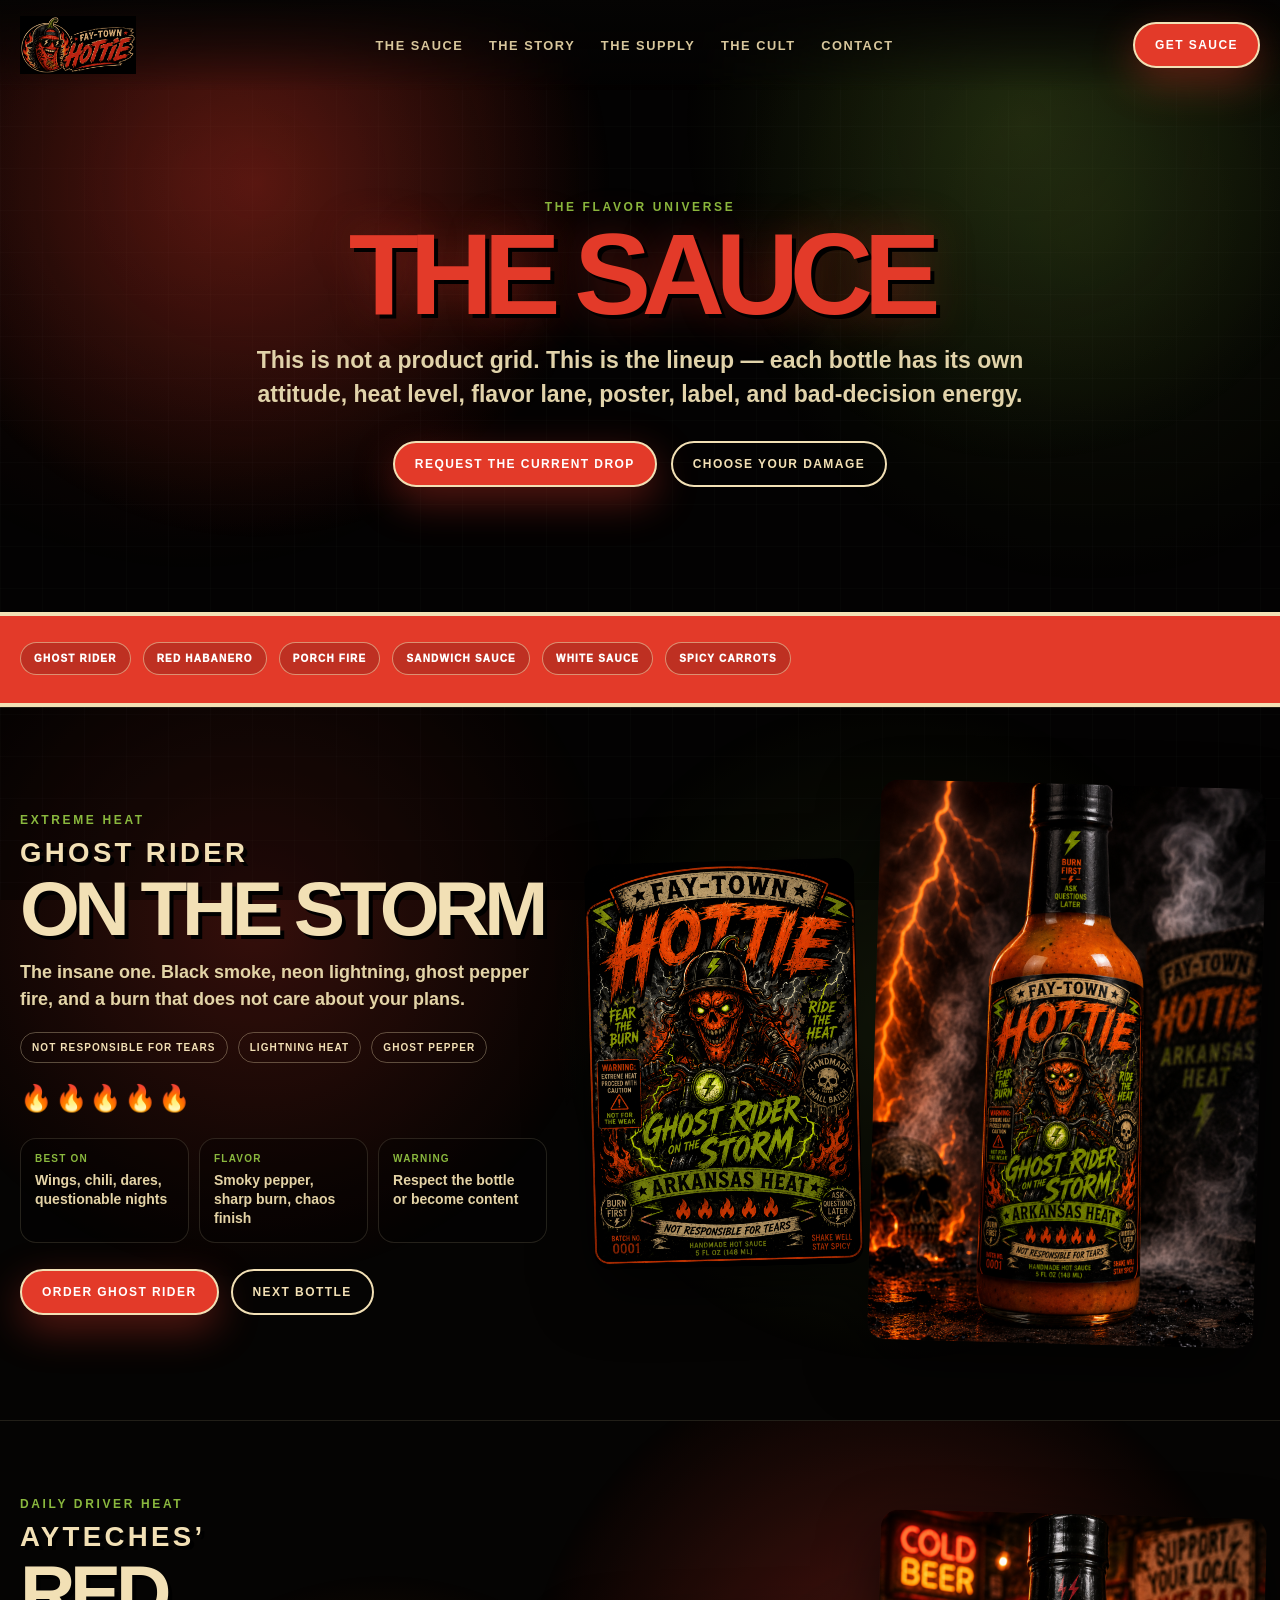
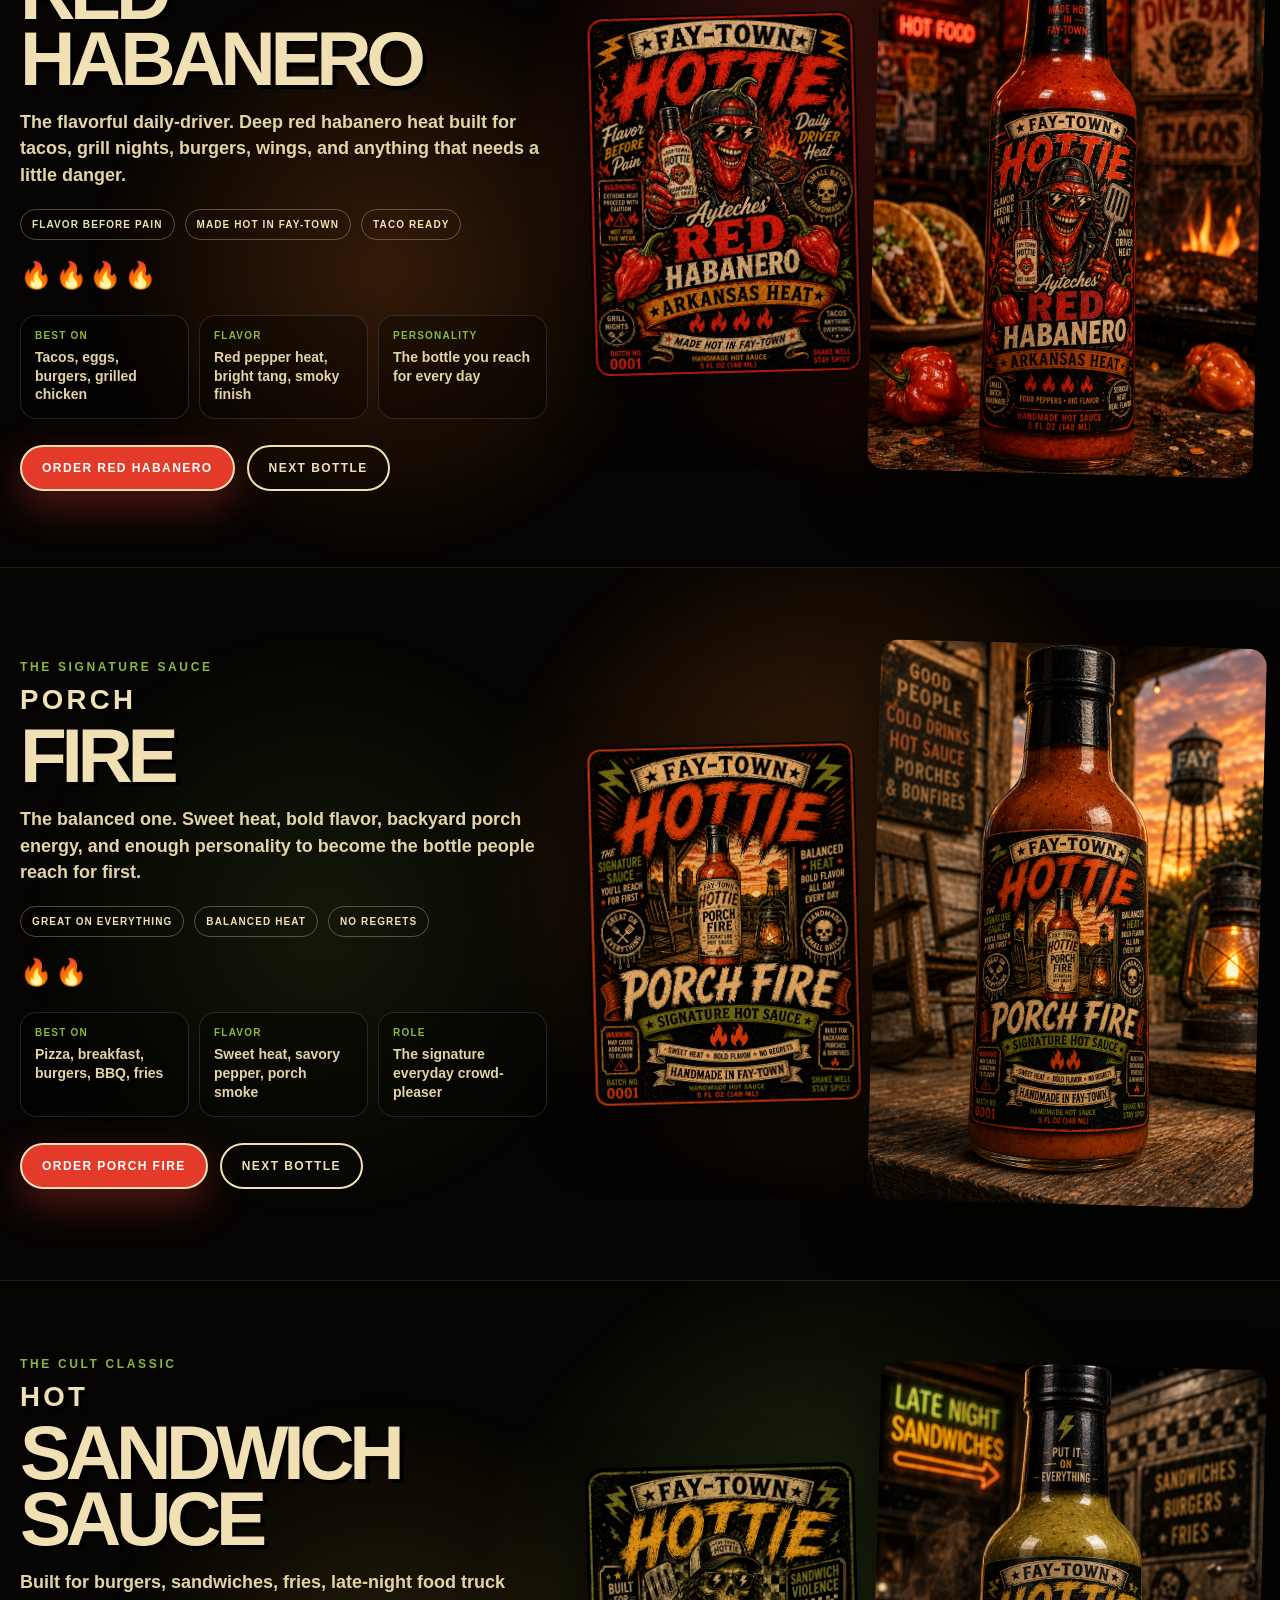
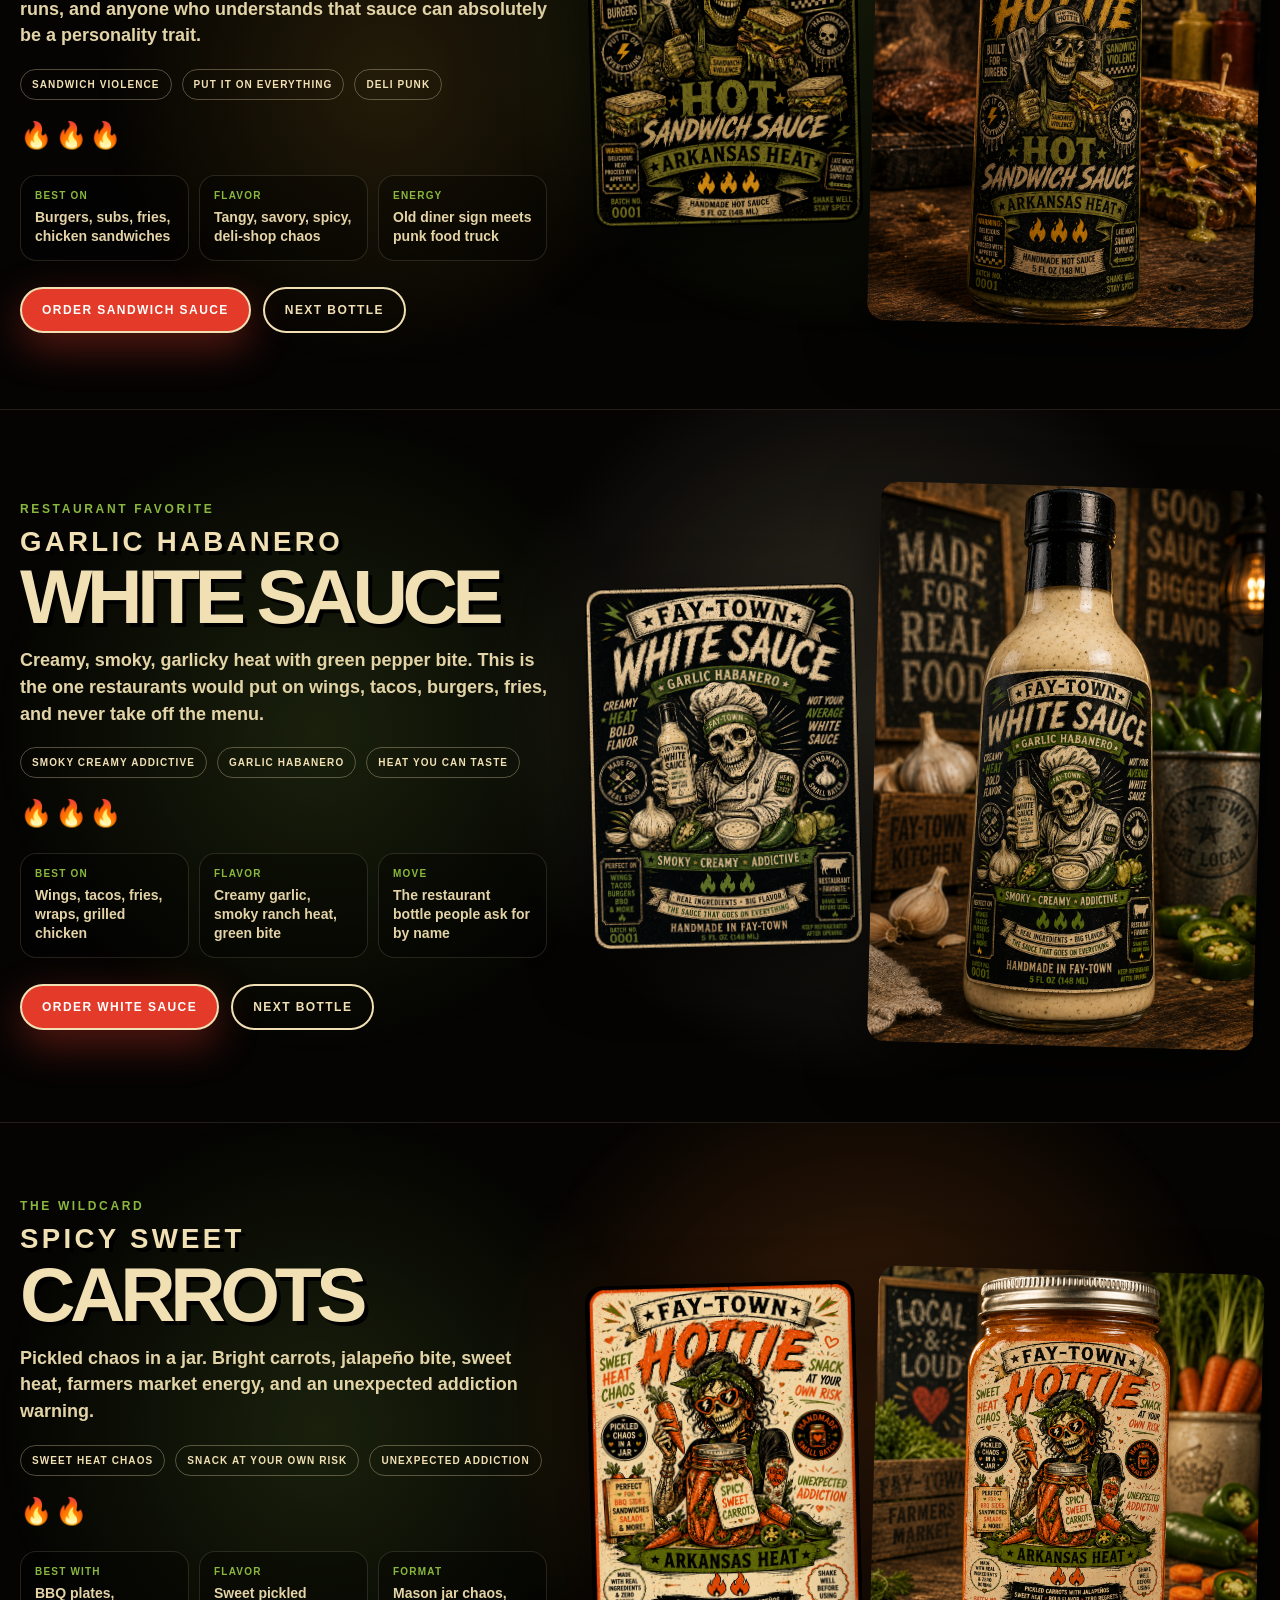
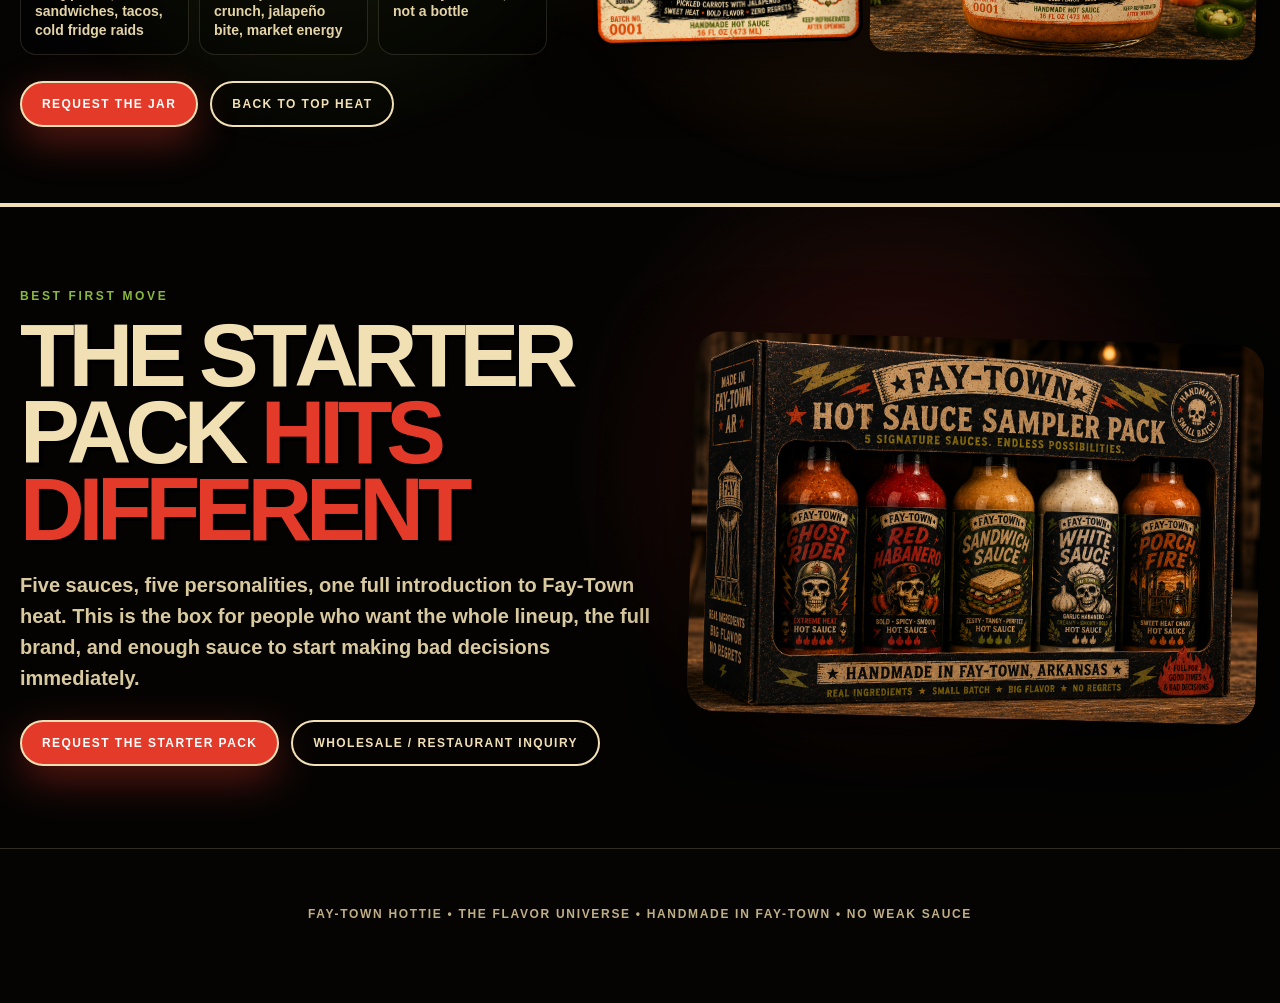
<file: the-sauce/index.html>
<!-- ===== PART 1 START: HEAD + CSS ===== -->
<!DOCTYPE html>
<html lang="en">
<head>
<meta charset="UTF-8" />
<meta name="viewport" content="width=device-width, initial-scale=1.0" />

<title>The Sauce | Fay-Town Hottie</title>
<link rel="stylesheet" href="../shared/nav.css">

<style>
:root{
  --black:#050403;
  --cream:#f2e0b5;
  --red:#e33a29;
  --green:#8ab83e;
  --orange:#f47820;
  --muted:#c8b98d;
}

*{margin:0;padding:0;box-sizing:border-box;}

html{scroll-behavior:smooth;}

body{
  background:#050403;
  color:var(--cream);
  font-family:Arial, Helvetica, sans-serif;
  overflow-x:hidden;
}

a{text-decoration:none;color:inherit;}

.wrap{
  width:min(1250px,calc(100% - 40px));
  margin:auto;
}

body::before{
  content:"";
  position:fixed;
  inset:0;
  background:
    radial-gradient(circle at 15% 20%, rgba(227,58,41,.18), transparent 30%),
    radial-gradient(circle at 85% 25%, rgba(138,184,62,.14), transparent 28%),
    linear-gradient(rgba(255,255,255,.025) 1px, transparent 1px),
    linear-gradient(90deg, rgba(255,255,255,.025) 1px, transparent 1px);
  background-size:auto, auto, 42px 42px, 42px 42px;
  z-index:-2;
}

body::after{
  content:"";
  position:fixed;
  inset:0;
  background:rgba(0,0,0,.38);
  z-index:-1;
  pointer-events:none;
}

.btn{
  display:inline-flex;
  align-items:center;
  justify-content:center;
  padding:14px 20px;
  border-radius:999px;
  border:2px solid var(--cream);
  background:var(--red);
  color:white;
  text-transform:uppercase;
  letter-spacing:.12em;
  font-size:12px;
  font-weight:900;
  box-shadow:0 14px 40px rgba(227,58,41,.38);
  transition:.2s ease;
}

.btn:hover{
  transform:translateY(-2px) rotate(-1deg);
  box-shadow:0 20px 55px rgba(227,58,41,.55);
}

.btn.alt{
  background:transparent;
  color:var(--cream);
  box-shadow:none;
}

.intro{
  min-height:68vh;
  display:grid;
  place-items:center;
  padding:145px 0 70px;
  text-align:center;
  background:
    radial-gradient(circle at 20% 30%,rgba(227,58,41,.32),transparent 32%),
    radial-gradient(circle at 80% 20%,rgba(138,184,62,.18),transparent 30%);
}

.eyebrow{
  color:var(--green);
  text-transform:uppercase;
  letter-spacing:.22em;
  font-size:12px;
  font-weight:900;
  margin-bottom:14px;
}

h1{
  font-size:clamp(58px,9vw,130px);
  line-height:.8;
  text-transform:uppercase;
  letter-spacing:-.08em;
  color:var(--red);
  text-shadow:4px 4px 0 #000,0 0 44px rgba(227,58,41,.35);
}

.intro p{
  max-width:790px;
  margin:24px auto 0;
  color:#e1d3aa;
  font-size:clamp(18px,1.8vw,24px);
  line-height:1.45;
  font-weight:800;
}

.intro-actions{
  display:flex;
  justify-content:center;
  gap:14px;
  flex-wrap:wrap;
  margin-top:30px;
}

.quick-lineup{
  padding:26px 0;
  background:var(--red);
  border-block:4px solid var(--cream);
  position:sticky;
  top:86px;
  z-index:20;
}

.lineup-links{
  display:flex;
  gap:12px;
  overflow-x:auto;
  padding-bottom:2px;
}

.lineup-links a{
  flex:0 0 auto;
  padding:10px 13px;
  border-radius:999px;
  border:1px solid rgba(242,224,181,.55);
  color:white;
  text-transform:uppercase;
  letter-spacing:.12em;
  font-size:10px;
  font-weight:950;
  background:rgba(0,0,0,.16);
}

.sauce{
  display:grid;
  align-items:center;
  padding:76px 0;
  position:relative;
  overflow:hidden;
  border-top:1px solid rgba(242,224,181,.12);
}

.sauce::before{
  content:"";
  position:absolute;
  inset:0;
  opacity:.9;
  z-index:-1;
}

.sauce-grid{
  display:grid;
  grid-template-columns:.88fr 1.12fr;
  gap:42px;
  align-items:center;
}

.sauce h2{
  font-size:clamp(44px,6vw,86px);
  line-height:.86;
  text-transform:uppercase;
  letter-spacing:-.07em;
  text-shadow:4px 4px 0 #000;
}

.sauce h2 span{
  display:block;
  font-size:.36em;
  letter-spacing:.12em;
  color:var(--cream);
  margin-bottom:10px;
}

.sauce-copy{
  margin-top:18px;
  max-width:560px;
  color:#e3d4a7;
  font-size:18px;
  line-height:1.48;
  font-weight:800;
}

.tags{
  display:flex;
  flex-wrap:wrap;
  gap:10px;
  margin-top:20px;
}

.tag{
  padding:9px 11px;
  border:1px solid rgba(242,224,181,.32);
  border-radius:999px;
  font-size:10px;
  letter-spacing:.11em;
  text-transform:uppercase;
  font-weight:900;
}

.heat{
  margin-top:20px;
  font-size:26px;
  letter-spacing:.1em;
}

.profile{
  display:grid;
  grid-template-columns:repeat(3,1fr);
  gap:10px;
  margin-top:24px;
}

.profile-card{
  padding:14px;
  border-radius:16px;
  background:rgba(0,0,0,.3);
  border:1px solid rgba(242,224,181,.14);
}

.profile-card strong{
  display:block;
  color:var(--green);
  text-transform:uppercase;
  letter-spacing:.12em;
  font-size:10px;
  margin-bottom:7px;
}

.profile-card span{
  color:#e4d3a6;
  font-size:14px;
  line-height:1.35;
  font-weight:800;
}

.sauce-actions{
  display:flex;
  flex-wrap:wrap;
  gap:12px;
  margin-top:26px;
}

.visual{
  display:grid;
  grid-template-columns:.7fr 1fr;
  gap:14px;
  align-items:center;
}

.visual img{
  width:100%;
  max-height:560px;
  object-fit:cover;
  display:block;
  border-radius:18px;
  box-shadow:0 24px 58px rgba(0,0,0,.62);
}

.poster{transform:rotate(-1.5deg);}
.bottle{transform:rotate(1.5deg);}

.ghost::before{
  background:
    radial-gradient(circle at 70% 45%,rgba(138,184,62,.18),transparent 35%),
    radial-gradient(circle at 20% 30%,rgba(227,58,41,.24),transparent 32%);
}

.redhab::before{
  background:
    radial-gradient(circle at 70% 40%,rgba(227,58,41,.38),transparent 38%),
    radial-gradient(circle at 30% 60%,rgba(244,120,32,.22),transparent 30%);
}

.porch::before{
  background:
    radial-gradient(circle at 65% 40%,rgba(244,120,32,.28),transparent 38%),
    radial-gradient(circle at 25% 50%,rgba(138,184,62,.13),transparent 30%);
}

.sandwich::before{
  background:
    radial-gradient(circle at 65% 42%,rgba(138,184,62,.24),transparent 38%),
    radial-gradient(circle at 30% 55%,rgba(202,156,43,.18),transparent 30%);
}

.white::before{
  background:
    radial-gradient(circle at 68% 42%,rgba(242,224,181,.23),transparent 40%),
    radial-gradient(circle at 25% 45%,rgba(138,184,62,.18),transparent 32%);
}

.carrot::before{
  background:
    radial-gradient(circle at 68% 42%,rgba(244,120,32,.28),transparent 40%),
    radial-gradient(circle at 25% 45%,rgba(138,184,62,.18),transparent 32%);
}

.bundle{
  padding:82px 0;
  background:
    radial-gradient(circle at 70% 40%, rgba(227,58,41,.22), transparent 34%),
    rgba(0,0,0,.18);
  border-top:4px solid var(--cream);
}

.bundle-grid{
  display:grid;
  grid-template-columns:1fr .9fr;
  gap:38px;
  align-items:center;
}

.bundle h2{
  font-size:clamp(46px,7vw,102px);
  line-height:.86;
  letter-spacing:-.07em;
  text-transform:uppercase;
  text-shadow:4px 4px 0 #000;
}

.bundle h2 em{
  color:var(--red);
  font-style:normal;
}

.bundle p{
  max-width:720px;
  margin-top:22px;
  color:#d9c99e;
  font-size:20px;
  line-height:1.55;
  font-weight:800;
}

.bundle img{
  width:100%;
  border-radius:28px;
  box-shadow:0 30px 80px rgba(0,0,0,.62);
  transform:rotate(1.5deg);
}

.footer{
  padding:58px 0 82px;
  border-top:1px solid rgba(242,224,181,.18);
  text-align:center;
  color:#bfae86;
  text-transform:uppercase;
  letter-spacing:.14em;
  font-size:12px;
  font-weight:900;
}
<!-- ===== PART 1 END ===== -->

  <!-- ===== PART 2 START: RESPONSIVE CSS + HEADER + INTRO + FIRST SAUCES ===== -->
@media(max-width:1100px){
  .quick-lineup{
    top:auto;
    position:relative;
  }
}

@media(max-width:900px){
  .intro{
    min-height:56vh;
    padding:115px 0 54px;
  }

  .sauce{
    padding:58px 0;
  }

  .sauce-grid,
  .bundle-grid{
    grid-template-columns:1fr;
    gap:28px;
  }

  .visual{
    grid-template-columns:1fr 1fr;
  }

  .visual img{
    max-height:none;
  }

  .profile{
    grid-template-columns:1fr;
  }
}

@media(max-width:560px){
  .wrap{
    width:min(1250px,calc(100% - 28px));
  }

  .visual{
    grid-template-columns:1fr;
  }

  .btn{
    padding:13px 16px;
    font-size:10px;
  }

  .intro{
    min-height:50vh;
    padding-top:104px;
  }

  .sauce{
    padding:48px 0;
  }

  .intro-actions,
  .sauce-actions{
    flex-direction:column;
  }

  .btn{
    width:100%;
  }
}
</style>
</head>

<body>

<header>
  <div class="wrap nav">
    <a href="../index.html">
      <img class="logo" src="../asset/logo-horizontal.png" alt="Fay-Town Hottie">
    </a>

    <nav>
      <a href="../the-sauce/">The Sauce</a>
      <a href="../the-story/">The Story</a>
      <a href="../the-supply/">The Supply</a>
      <a href="../the-supply/#cult">The Cult</a>
      <a href="../contact/">Contact</a>
    </nav>

    <a class="btn" href="../the-supply/">Get Sauce</a>
  </div>
</header>

<main>

<section class="intro">
  <div class="wrap">
    <div class="eyebrow">The Flavor Universe</div>
    <h1>The Sauce</h1>
    <p>
      This is not a product grid. This is the lineup — each bottle has its own attitude,
      heat level, flavor lane, poster, label, and bad-decision energy.
    </p>

    <div class="intro-actions">
      <a class="btn" href="../the-supply/">Request The Current Drop</a>
      <a class="btn alt" href="#ghost">Choose Your Damage</a>
    </div>
  </div>
</section>

<section class="quick-lineup">
  <div class="wrap lineup-links">
    <a href="#ghost">Ghost Rider</a>
    <a href="#redhab">Red Habanero</a>
    <a href="#porch">Porch Fire</a>
    <a href="#sandwich">Sandwich Sauce</a>
    <a href="#white">White Sauce</a>
    <a href="#carrot">Spicy Carrots</a>
  </div>
</section>

<section class="sauce ghost" id="ghost">
  <div class="wrap sauce-grid">
    <div>
      <div class="eyebrow">Extreme Heat</div>
      <h2><span>Ghost Rider</span>On The Storm</h2>
      <p class="sauce-copy">
        The insane one. Black smoke, neon lightning, ghost pepper fire,
        and a burn that does not care about your plans.
      </p>

      <div class="tags">
        <div class="tag">Not Responsible For Tears</div>
        <div class="tag">Lightning Heat</div>
        <div class="tag">Ghost Pepper</div>
      </div>

      <div class="heat">🔥🔥🔥🔥🔥</div>

      <div class="profile">
        <div class="profile-card"><strong>Best On</strong><span>Wings, chili, dares, questionable nights</span></div>
        <div class="profile-card"><strong>Flavor</strong><span>Smoky pepper, sharp burn, chaos finish</span></div>
        <div class="profile-card"><strong>Warning</strong><span>Respect the bottle or become content</span></div>
      </div>

      <div class="sauce-actions">
        <a class="btn" href="../the-supply/">Order Ghost Rider</a>
        <a class="btn alt" href="#redhab">Next Bottle</a>
      </div>
    </div>

    <div class="visual">
      <img class="poster" src="../asset/flat-ghost-rider.png" alt="Ghost Rider label">
      <img class="bottle" src="../asset/bottle-ghost-rider.png" alt="Ghost Rider bottle">
    </div>
  </div>
</section>

<section class="sauce redhab" id="redhab">
  <div class="wrap sauce-grid">
    <div>
      <div class="eyebrow">Daily Driver Heat</div>
      <h2><span>Ayteches’</span>Red Habanero</h2>
      <p class="sauce-copy">
        The flavorful daily-driver. Deep red habanero heat built for tacos,
        grill nights, burgers, wings, and anything that needs a little danger.
      </p>

      <div class="tags">
        <div class="tag">Flavor Before Pain</div>
        <div class="tag">Made Hot In Fay-Town</div>
        <div class="tag">Taco Ready</div>
      </div>

      <div class="heat">🔥🔥🔥🔥</div>

      <div class="profile">
        <div class="profile-card"><strong>Best On</strong><span>Tacos, eggs, burgers, grilled chicken</span></div>
        <div class="profile-card"><strong>Flavor</strong><span>Red pepper heat, bright tang, smoky finish</span></div>
        <div class="profile-card"><strong>Personality</strong><span>The bottle you reach for every day</span></div>
      </div>

      <div class="sauce-actions">
        <a class="btn" href="../the-supply/">Order Red Habanero</a>
        <a class="btn alt" href="#porch">Next Bottle</a>
      </div>
    </div>

    <div class="visual">
      <img class="poster" src="../asset/flat-ayteches.png" alt="Ayteches Red Habanero label">
      <img class="bottle" src="../asset/bottle-ayteches.png" alt="Ayteches Red Habanero bottle">
    </div>
  </div>
</section>
<!-- ===== PART 2 END ===== -->

  <!-- ===== PART 3 START: REMAINING SAUCES + BUNDLE + FOOTER ===== -->
<section class="sauce porch" id="porch">
  <div class="wrap sauce-grid">
    <div>
      <div class="eyebrow">The Signature Sauce</div>
      <h2><span>Porch</span>Fire</h2>
      <p class="sauce-copy">
        The balanced one. Sweet heat, bold flavor, backyard porch energy,
        and enough personality to become the bottle people reach for first.
      </p>

      <div class="tags">
        <div class="tag">Great On Everything</div>
        <div class="tag">Balanced Heat</div>
        <div class="tag">No Regrets</div>
      </div>

      <div class="heat">🔥🔥</div>

      <div class="profile">
        <div class="profile-card"><strong>Best On</strong><span>Pizza, breakfast, burgers, BBQ, fries</span></div>
        <div class="profile-card"><strong>Flavor</strong><span>Sweet heat, savory pepper, porch smoke</span></div>
        <div class="profile-card"><strong>Role</strong><span>The signature everyday crowd-pleaser</span></div>
      </div>

      <div class="sauce-actions">
        <a class="btn" href="../the-supply/">Order Porch Fire</a>
        <a class="btn alt" href="#sandwich">Next Bottle</a>
      </div>
    </div>

    <div class="visual">
      <img class="poster" src="../asset/flat-porch-fire.png" alt="Porch Fire label">
      <img class="bottle" src="../asset/bottle-porch-fire.png" alt="Porch Fire bottle">
    </div>
  </div>
</section>

<section class="sauce sandwich" id="sandwich">
  <div class="wrap sauce-grid">
    <div>
      <div class="eyebrow">The Cult Classic</div>
      <h2><span>Hot</span>Sandwich Sauce</h2>
      <p class="sauce-copy">
        Built for burgers, sandwiches, fries, late-night food truck runs,
        and anyone who understands that sauce can absolutely be a personality trait.
      </p>

      <div class="tags">
        <div class="tag">Sandwich Violence</div>
        <div class="tag">Put It On Everything</div>
        <div class="tag">Deli Punk</div>
      </div>

      <div class="heat">🔥🔥🔥</div>

      <div class="profile">
        <div class="profile-card"><strong>Best On</strong><span>Burgers, subs, fries, chicken sandwiches</span></div>
        <div class="profile-card"><strong>Flavor</strong><span>Tangy, savory, spicy, deli-shop chaos</span></div>
        <div class="profile-card"><strong>Energy</strong><span>Old diner sign meets punk food truck</span></div>
      </div>

      <div class="sauce-actions">
        <a class="btn" href="../the-supply/">Order Sandwich Sauce</a>
        <a class="btn alt" href="#white">Next Bottle</a>
      </div>
    </div>

    <div class="visual">
      <img class="poster" src="../asset/flat-sandwich-sauce.png" alt="Hot Sandwich Sauce label">
      <img class="bottle" src="../asset/bottle-sandwich-sauce.png" alt="Hot Sandwich Sauce bottle">
    </div>
  </div>
</section>

<section class="sauce white" id="white">
  <div class="wrap sauce-grid">
    <div>
      <div class="eyebrow">Restaurant Favorite</div>
      <h2><span>Garlic Habanero</span>White Sauce</h2>
      <p class="sauce-copy">
        Creamy, smoky, garlicky heat with green pepper bite. This is the one restaurants
        would put on wings, tacos, burgers, fries, and never take off the menu.
      </p>

      <div class="tags">
        <div class="tag">Smoky Creamy Addictive</div>
        <div class="tag">Garlic Habanero</div>
        <div class="tag">Heat You Can Taste</div>
      </div>

      <div class="heat">🔥🔥🔥</div>

      <div class="profile">
        <div class="profile-card"><strong>Best On</strong><span>Wings, tacos, fries, wraps, grilled chicken</span></div>
        <div class="profile-card"><strong>Flavor</strong><span>Creamy garlic, smoky ranch heat, green bite</span></div>
        <div class="profile-card"><strong>Move</strong><span>The restaurant bottle people ask for by name</span></div>
      </div>

      <div class="sauce-actions">
        <a class="btn" href="../the-supply/">Order White Sauce</a>
        <a class="btn alt" href="#carrot">Next Bottle</a>
      </div>
    </div>

    <div class="visual">
      <img class="poster" src="../asset/flat-white-sauce.png" alt="White Sauce label">
      <img class="bottle" src="../asset/bottle-white-sauce.png" alt="White Sauce bottle">
    </div>
  </div>
</section>

<section class="sauce carrot" id="carrot">
  <div class="wrap sauce-grid">
    <div>
      <div class="eyebrow">The Wildcard</div>
      <h2><span>Spicy Sweet</span>Carrots</h2>
      <p class="sauce-copy">
        Pickled chaos in a jar. Bright carrots, jalapeño bite, sweet heat,
        farmers market energy, and an unexpected addiction warning.
      </p>

      <div class="tags">
        <div class="tag">Sweet Heat Chaos</div>
        <div class="tag">Snack At Your Own Risk</div>
        <div class="tag">Unexpected Addiction</div>
      </div>

      <div class="heat">🔥🔥</div>

      <div class="profile">
        <div class="profile-card"><strong>Best With</strong><span>BBQ plates, sandwiches, tacos, cold fridge raids</span></div>
        <div class="profile-card"><strong>Flavor</strong><span>Sweet pickled crunch, jalapeño bite, market energy</span></div>
        <div class="profile-card"><strong>Format</strong><span>Mason jar chaos, not a bottle</span></div>
      </div>

      <div class="sauce-actions">
        <a class="btn" href="../the-supply/">Request The Jar</a>
        <a class="btn alt" href="#ghost">Back To Top Heat</a>
      </div>
    </div>

    <div class="visual">
      <img class="poster" src="../asset/flat-carrot.png" alt="Spicy Sweet Carrots label">
      <img class="bottle" src="../asset/bottle-carrot.png" alt="Spicy Sweet Carrots jar">
    </div>
  </div>
</section>

<section class="bundle">
  <div class="wrap bundle-grid">
    <div>
      <div class="eyebrow">Best First Move</div>
      <h2>The Starter Pack <em>Hits Different</em></h2>
      <p>
        Five sauces, five personalities, one full introduction to Fay-Town heat.
        This is the box for people who want the whole lineup, the full brand,
        and enough sauce to start making bad decisions immediately.
      </p>

      <div class="sauce-actions">
        <a class="btn" href="../the-supply/">Request The Starter Pack</a>
        <a class="btn alt" href="../contact/">Wholesale / Restaurant Inquiry</a>
      </div>
    </div>

    <img src="../asset/market-box.png" alt="Fay-Town Hottie starter pack">
  </div>
</section>

</main>

<footer class="footer">
  Fay-Town Hottie • The Flavor Universe • Handmade In Fay-Town • No Weak Sauce
</footer>

</body>
</html>
<!-- ===== PART 3 END ===== -->
</file>
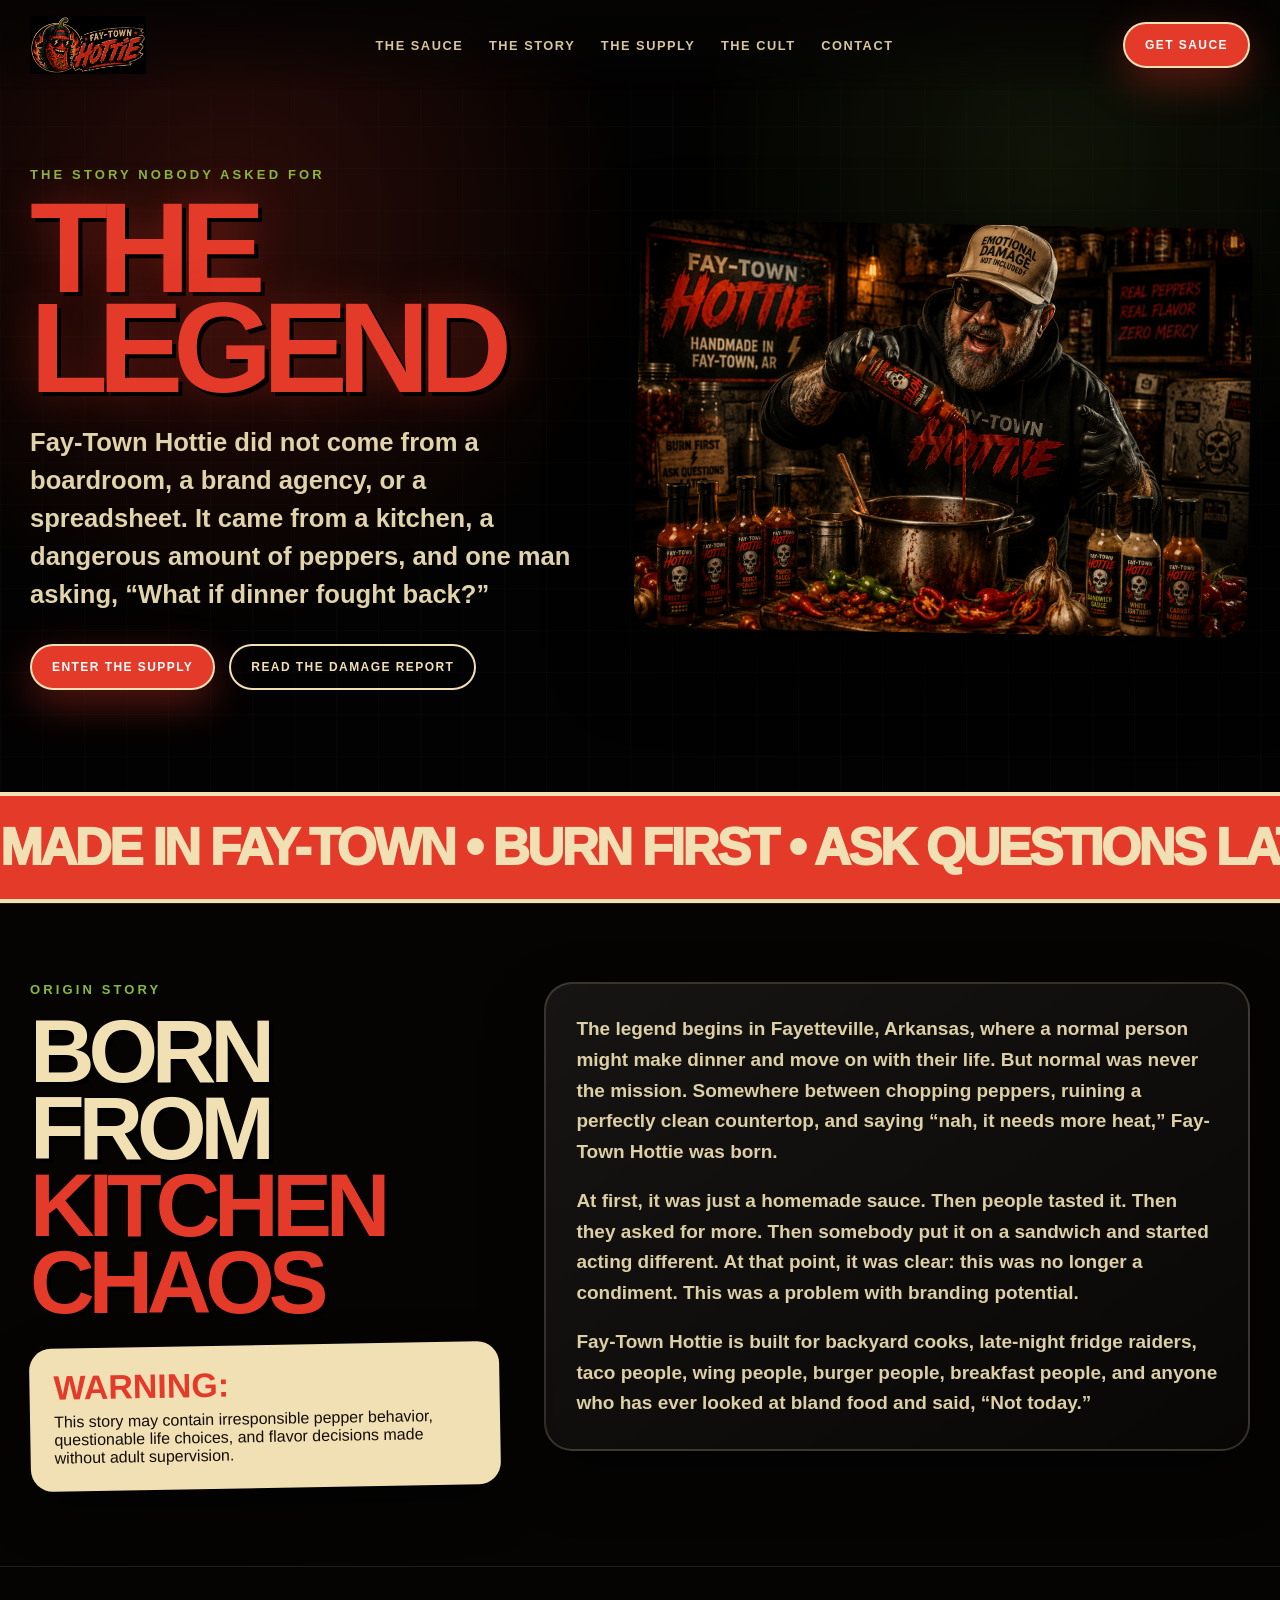
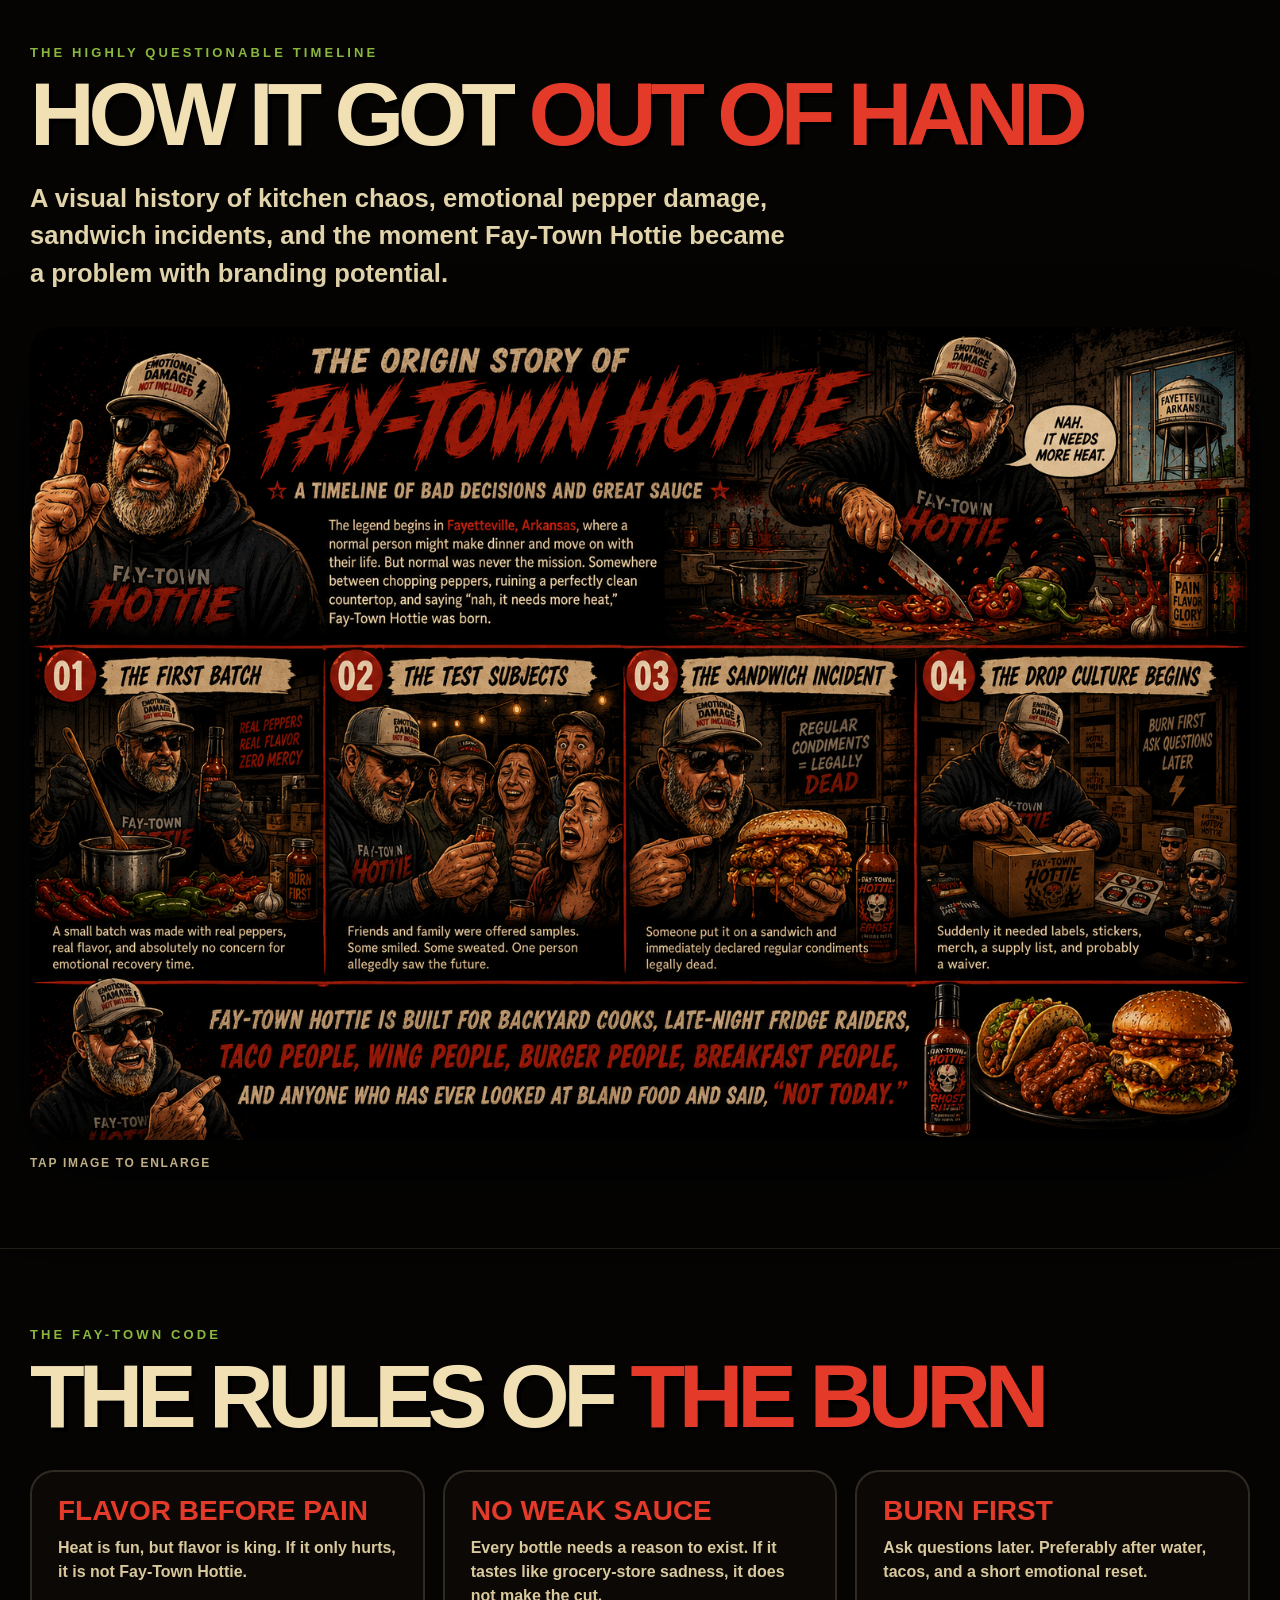
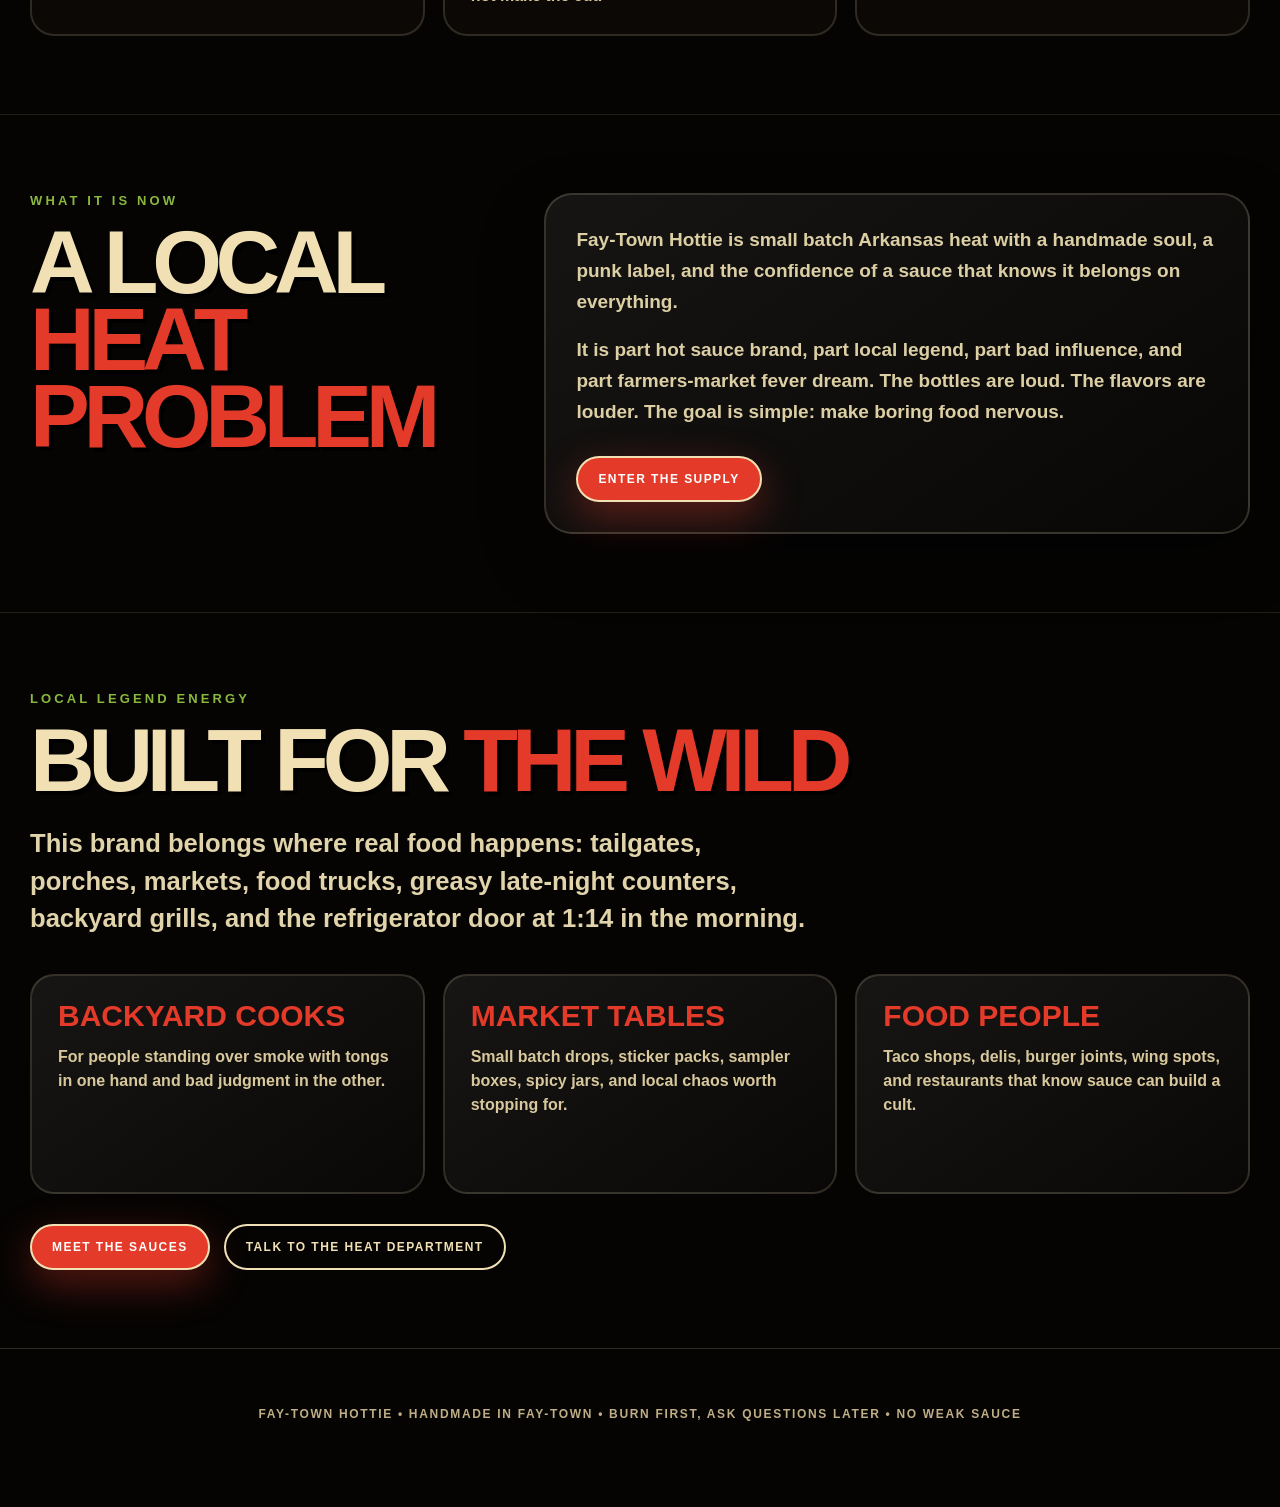
<file: the-story/index.html>
<!-- ===== PART 1 START: HEAD + CSS ===== -->
<!DOCTYPE html>
<html lang="en">
<head>
<meta charset="UTF-8" />
<meta name="viewport" content="width=device-width, initial-scale=1.0" />

<title>The Story | Fay-Town Hottie</title>
<link rel="stylesheet" href="../shared/nav.css">

<style>
:root{
  --black:#050403;
  --cream:#f2e0b5;
  --red:#e33a29;
  --green:#8ab83e;
  --orange:#f47820;
  --muted:#c8b98d;
}

*{margin:0;padding:0;box-sizing:border-box;}

html{scroll-behavior:smooth;}

body{
  background:#050403;
  color:var(--cream);
  font-family:Arial, Helvetica, sans-serif;
  overflow-x:hidden;
}

body::before{
  content:"";
  position:fixed;
  inset:0;
  background:
    radial-gradient(circle at 18% 25%, rgba(227,58,41,.30), transparent 32%),
    radial-gradient(circle at 82% 18%, rgba(138,184,62,.16), transparent 28%),
    linear-gradient(rgba(255,255,255,.025) 1px, transparent 1px),
    linear-gradient(90deg, rgba(255,255,255,.025) 1px, transparent 1px);
  background-size:auto, auto, 42px 42px, 42px 42px;
  z-index:-2;
}

body::after{
  content:"";
  position:fixed;
  inset:0;
  background:rgba(0,0,0,.38);
  z-index:-1;
  pointer-events:none;
}

a{text-decoration:none;color:inherit;}

.wrap{
  width:min(1220px,calc(100% - 40px));
  margin:auto;
}

.btn{
  display:inline-flex;
  align-items:center;
  justify-content:center;
  padding:14px 20px;
  border-radius:999px;
  border:2px solid var(--cream);
  background:var(--red);
  color:white;
  text-transform:uppercase;
  letter-spacing:.12em;
  font-size:12px;
  font-weight:900;
  box-shadow:0 14px 40px rgba(227,58,41,.38);
  transition:.2s ease;
}

.btn:hover{
  transform:translateY(-2px) rotate(-1deg);
  box-shadow:0 20px 55px rgba(227,58,41,.55);
}

.btn.alt{
  background:transparent;
  color:var(--cream);
  box-shadow:none;
}

.hero{
  min-height:88vh;
  display:grid;
  align-items:center;
  padding:135px 0 70px;
}

.hero-grid{
  display:grid;
  grid-template-columns:.95fr 1.05fr;
  gap:52px;
  align-items:center;
}

.eyebrow{
  color:var(--green);
  text-transform:uppercase;
  letter-spacing:.24em;
  font-size:13px;
  font-weight:900;
  margin-bottom:16px;
}

h1{
  font-size:clamp(62px,10vw,142px);
  line-height:.78;
  text-transform:uppercase;
  letter-spacing:-.08em;
  color:var(--red);
  text-shadow:4px 4px 0 #000,0 0 44px rgba(227,58,41,.35);
}

.lead{
  margin-top:26px;
  max-width:720px;
  color:#e1d3aa;
  font-size:clamp(20px,2vw,27px);
  line-height:1.48;
  font-weight:850;
}

.hero-actions{
  display:flex;
  gap:14px;
  flex-wrap:wrap;
  margin-top:30px;
}

.hero-img{
  width:100%;
  border-radius:26px;
  box-shadow:0 30px 80px rgba(0,0,0,.68);
  transform:rotate(1deg);
}

.strip{
  background:var(--red);
  border-block:4px solid var(--cream);
  padding:22px 0;
  overflow:hidden;
}

.strip div{
  white-space:nowrap;
  font-size:clamp(28px,4vw,58px);
  font-weight:950;
  text-transform:uppercase;
  letter-spacing:-.05em;
  animation:scroll 18s linear infinite;
}

@keyframes scroll{
  from{transform:translateX(0);}
  to{transform:translateX(-50%);}
}

.section{
  padding:78px 0;
  border-top:1px solid rgba(242,224,181,.12);
}

.story-grid{
  display:grid;
  grid-template-columns:.8fr 1.2fr;
  gap:44px;
  align-items:start;
}

.section-title{
  font-size:clamp(44px,7vw,92px);
  line-height:.86;
  text-transform:uppercase;
  letter-spacing:-.07em;
  text-shadow:4px 4px 0 #000;
}

.section-title em{
  color:var(--red);
  font-style:normal;
}

.story-card{
  border-radius:28px;
  padding:30px;
  background:linear-gradient(145deg,rgba(255,255,255,.07),rgba(255,255,255,.015));
  border:2px solid rgba(242,224,181,.18);
  box-shadow:0 24px 60px rgba(0,0,0,.42);
}

.story-card p{
  color:#ddcfa4;
  font-size:19px;
  line-height:1.62;
  font-weight:800;
  margin-bottom:18px;
}

.story-card p:last-child{
  margin-bottom:0;
}

.callout{
  margin-top:24px;
  padding:24px;
  border-radius:22px;
  background:var(--cream);
  color:#130d08;
  transform:rotate(-1deg);
  box-shadow:0 20px 50px rgba(0,0,0,.45);
}

.callout strong{
  display:block;
  color:var(--red);
  font-size:34px;
  text-transform:uppercase;
  line-height:.92;
  margin-bottom:10px;
}

.origin-art{
  width:100%;
  margin-top:34px;
  border-radius:26px;
  box-shadow:0 30px 80px rgba(0,0,0,.65);
  cursor:pointer;
}

.tap-note{
  margin-top:12px;
  color:#bfae86;
  font-size:12px;
  text-transform:uppercase;
  letter-spacing:.14em;
  font-weight:900;
}

.lightbox{
  position:fixed;
  inset:0;
  z-index:999;
  background:rgba(0,0,0,.92);
  display:none;
  align-items:center;
  justify-content:center;
  padding:18px;
}

.lightbox img{
  max-width:96vw;
  max-height:92vh;
  border-radius:16px;
  box-shadow:0 30px 90px rgba(0,0,0,.8);
}

.lightbox.active{
  display:flex;
}

.manifesto{
  display:grid;
  grid-template-columns:repeat(3,1fr);
  gap:18px;
  margin-top:34px;
}

.rule{
  padding:26px;
  border-radius:24px;
  background:#0b0806;
  border:2px solid rgba(242,224,181,.16);
}

.rule h3{
  font-size:28px;
  line-height:.95;
  text-transform:uppercase;
  color:var(--red);
  margin-bottom:12px;
}

.rule p{
  color:#d8c89c;
  line-height:1.5;
  font-weight:800;
}

.legend-grid{
  display:grid;
  grid-template-columns:repeat(3,1fr);
  gap:18px;
  margin-top:36px;
}

.legend-card{
  padding:26px;
  border-radius:24px;
  background:linear-gradient(145deg,rgba(255,255,255,.075),rgba(255,255,255,.018));
  border:2px solid rgba(242,224,181,.16);
  min-height:220px;
}

.legend-card h3{
  font-size:30px;
  line-height:.95;
  text-transform:uppercase;
  color:var(--red);
  margin-bottom:14px;
}

.legend-card p{
  color:#d8c89c;
  line-height:1.5;
  font-weight:800;
}

.footer{
  padding:58px 0 86px;
  text-align:center;
  color:#bfae86;
  text-transform:uppercase;
  letter-spacing:.14em;
  font-size:12px;
  font-weight:900;
  border-top:1px solid rgba(242,224,181,.18);
}
<!-- ===== PART 1 END ===== -->

  <!-- ===== PART 2 START: RESPONSIVE CSS + BODY HERO + ORIGIN ===== -->
@media(max-width:900px){
  .hero{
    min-height:auto;
    padding:118px 0 58px;
  }

  .hero-grid,
  .story-grid{
    grid-template-columns:1fr;
    gap:28px;
  }

  .manifesto,
  .legend-grid{
    grid-template-columns:1fr;
  }
}

@media(max-width:560px){
  .wrap{
    width:min(1220px,calc(100% - 28px));
  }

  .section{
    padding:58px 0;
  }

  .hero-actions{
    flex-direction:column;
  }

  .btn{
    width:100%;
    padding:13px 16px;
    font-size:10px;
  }

  .story-card,
  .callout,
  .rule,
  .legend-card{
    padding:22px;
  }

  .hero-img{
    border-radius:18px;
  }
}
</style>
</head>

<body>

<header>
  <div class="wrap nav">
    <a href="../index.html">
      <img class="logo" src="../asset/logo-horizontal.png" alt="Fay-Town Hottie">
    </a>

    <nav>
      <a href="../the-sauce/">The Sauce</a>
      <a href="../the-story/">The Story</a>
      <a href="../the-supply/">The Supply</a>
      <a href="../the-supply/#cult">The Cult</a>
      <a href="../contact/">Contact</a>
    </nav>

    <a class="btn" href="../the-supply/">Get Sauce</a>
  </div>
</header>

<main>

<section class="hero">
  <div class="wrap hero-grid">
    <div>
      <div class="eyebrow">The Story Nobody Asked For</div>
      <h1>The Legend</h1>

      <p class="lead">
        Fay-Town Hottie did not come from a boardroom, a brand agency, or a spreadsheet.
        It came from a kitchen, a dangerous amount of peppers, and one man asking,
        “What if dinner fought back?”
      </p>

      <div class="hero-actions">
        <a class="btn" href="../the-supply/">Enter The Supply</a>
        <a class="btn alt" href="#origin">Read The Damage Report</a>
      </div>
    </div>

    <img class="hero-img" src="../asset/story-hero.png" alt="Fay-Town Hottie creator making hot sauce">
  </div>
</section>

<div class="strip">
  <div>
    Made In Fay-Town • Burn First • Ask Questions Later • No Weak Sauce • Local Legend Energy •
    Made In Fay-Town • Burn First • Ask Questions Later • No Weak Sauce • Local Legend Energy •
  </div>
</div>

<section class="section" id="origin">
  <div class="wrap story-grid">
    <div>
      <div class="eyebrow">Origin Story</div>
      <h2 class="section-title">Born From <em>Kitchen Chaos</em></h2>

      <div class="callout">
        <strong>Warning:</strong>
        This story may contain irresponsible pepper behavior, questionable life choices,
        and flavor decisions made without adult supervision.
      </div>
    </div>

    <div class="story-card">
      <p>
        The legend begins in Fayetteville, Arkansas, where a normal person might make dinner
        and move on with their life. But normal was never the mission. Somewhere between
        chopping peppers, ruining a perfectly clean countertop, and saying “nah, it needs more heat,”
        Fay-Town Hottie was born.
      </p>

      <p>
        At first, it was just a homemade sauce. Then people tasted it. Then they asked for more.
        Then somebody put it on a sandwich and started acting different. At that point, it was clear:
        this was no longer a condiment. This was a problem with branding potential.
      </p>

      <p>
        Fay-Town Hottie is built for backyard cooks, late-night fridge raiders, taco people,
        wing people, burger people, breakfast people, and anyone who has ever looked at bland food
        and said, “Not today.”
      </p>
    </div>
  </div>
</section>

<section class="section">
  <div class="wrap">
    <div class="eyebrow">The Highly Questionable Timeline</div>

    <h2 class="section-title">
      How It Got <em>Out Of Hand</em>
    </h2>

    <p class="lead" style="max-width:760px;">
      A visual history of kitchen chaos, emotional pepper damage, sandwich incidents,
      and the moment Fay-Town Hottie became a problem with branding potential.
    </p>

    <img
      class="origin-art"
      src="../asset/origin-story.png"
      alt="Fay-Town Hottie origin story timeline"
      onclick="openLightbox()"
    >

    <div class="tap-note">Tap image to enlarge</div>
  </div>
</section>

<div class="lightbox" id="lightbox" onclick="closeLightbox()">
  <img src="../asset/origin-story.png" alt="Fay-Town Hottie origin story enlarged">
</div>
<!-- ===== PART 2 END ===== -->

  <!-- ===== PART 3 START: CODE + LEGEND + FOOTER + SCRIPT ===== -->
<section class="section">
  <div class="wrap">
    <div class="eyebrow">The Fay-Town Code</div>
    <h2 class="section-title">The Rules Of <em>The Burn</em></h2>

    <div class="manifesto">
      <div class="rule">
        <h3>Flavor Before Pain</h3>
        <p>Heat is fun, but flavor is king. If it only hurts, it is not Fay-Town Hottie.</p>
      </div>

      <div class="rule">
        <h3>No Weak Sauce</h3>
        <p>Every bottle needs a reason to exist. If it tastes like grocery-store sadness, it does not make the cut.</p>
      </div>

      <div class="rule">
        <h3>Burn First</h3>
        <p>Ask questions later. Preferably after water, tacos, and a short emotional reset.</p>
      </div>
    </div>
  </div>
</section>

<section class="section">
  <div class="wrap story-grid">
    <div>
      <div class="eyebrow">What It Is Now</div>
      <h2 class="section-title">A Local <em>Heat Problem</em></h2>
    </div>

    <div class="story-card">
      <p>
        Fay-Town Hottie is small batch Arkansas heat with a handmade soul, a punk label,
        and the confidence of a sauce that knows it belongs on everything.
      </p>

      <p>
        It is part hot sauce brand, part local legend, part bad influence, and part farmers-market fever dream.
        The bottles are loud. The flavors are louder. The goal is simple:
        make boring food nervous.
      </p>

      <a class="btn" href="../the-supply/" style="margin-top:10px;">Enter The Supply</a>
    </div>
  </div>
</section>

<section class="section">
  <div class="wrap">
    <div class="eyebrow">Local Legend Energy</div>
    <h2 class="section-title">Built For <em>The Wild</em></h2>
    <p class="lead" style="max-width:780px;">
      This brand belongs where real food happens: tailgates, porches, markets,
      food trucks, greasy late-night counters, backyard grills, and the refrigerator door
      at 1:14 in the morning.
    </p>

    <div class="legend-grid">
      <div class="legend-card">
        <h3>Backyard Cooks</h3>
        <p>For people standing over smoke with tongs in one hand and bad judgment in the other.</p>
      </div>

      <div class="legend-card">
        <h3>Market Tables</h3>
        <p>Small batch drops, sticker packs, sampler boxes, spicy jars, and local chaos worth stopping for.</p>
      </div>

      <div class="legend-card">
        <h3>Food People</h3>
        <p>Taco shops, delis, burger joints, wing spots, and restaurants that know sauce can build a cult.</p>
      </div>
    </div>

    <div class="hero-actions">
      <a class="btn" href="../the-sauce/">Meet The Sauces</a>
      <a class="btn alt" href="../contact/">Talk To The Heat Department</a>
    </div>
  </div>
</section>

</main>

<footer class="footer">
  Fay-Town Hottie • Handmade In Fay-Town • Burn First, Ask Questions Later • No Weak Sauce
</footer>

<script>
function openLightbox(){
  document.getElementById("lightbox").classList.add("active");
}

function closeLightbox(){
  document.getElementById("lightbox").classList.remove("active");
}
</script>

</body>
</html>
<!-- ===== PART 3 END ===== -->
</file>
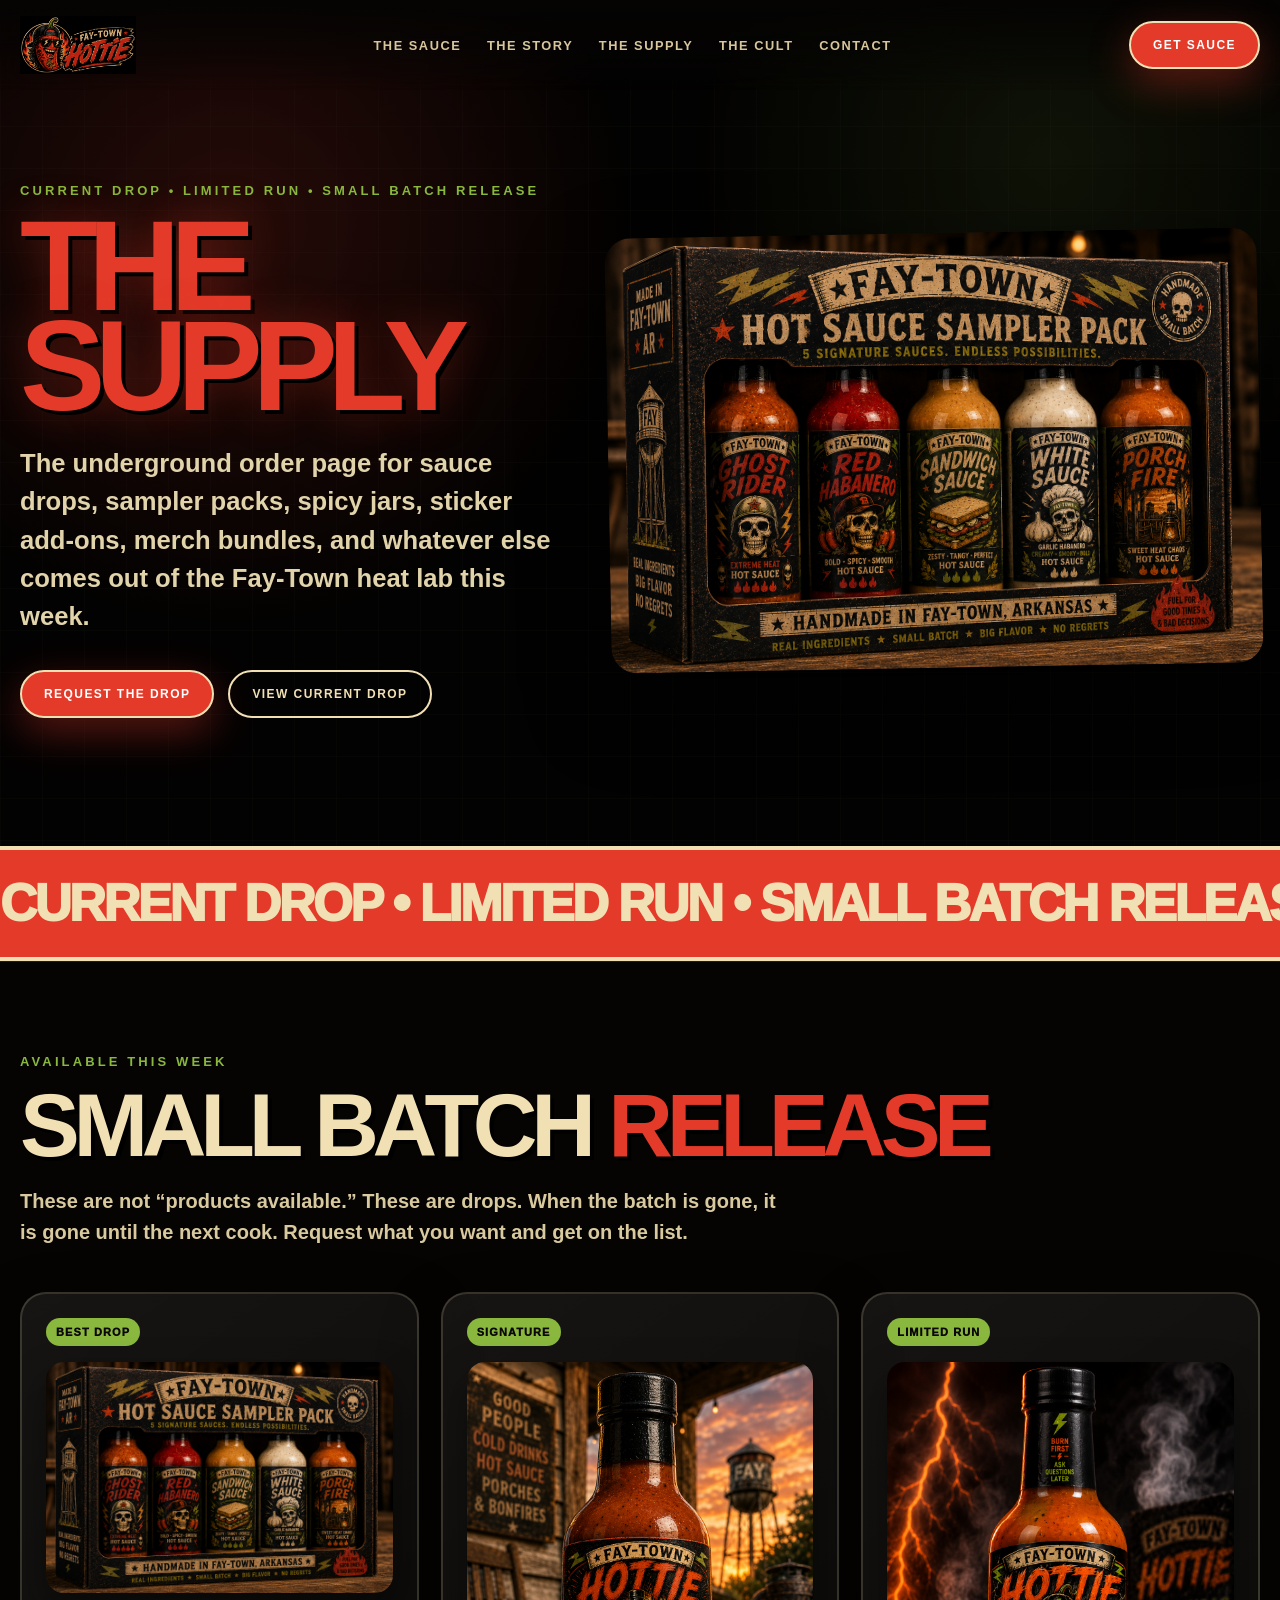
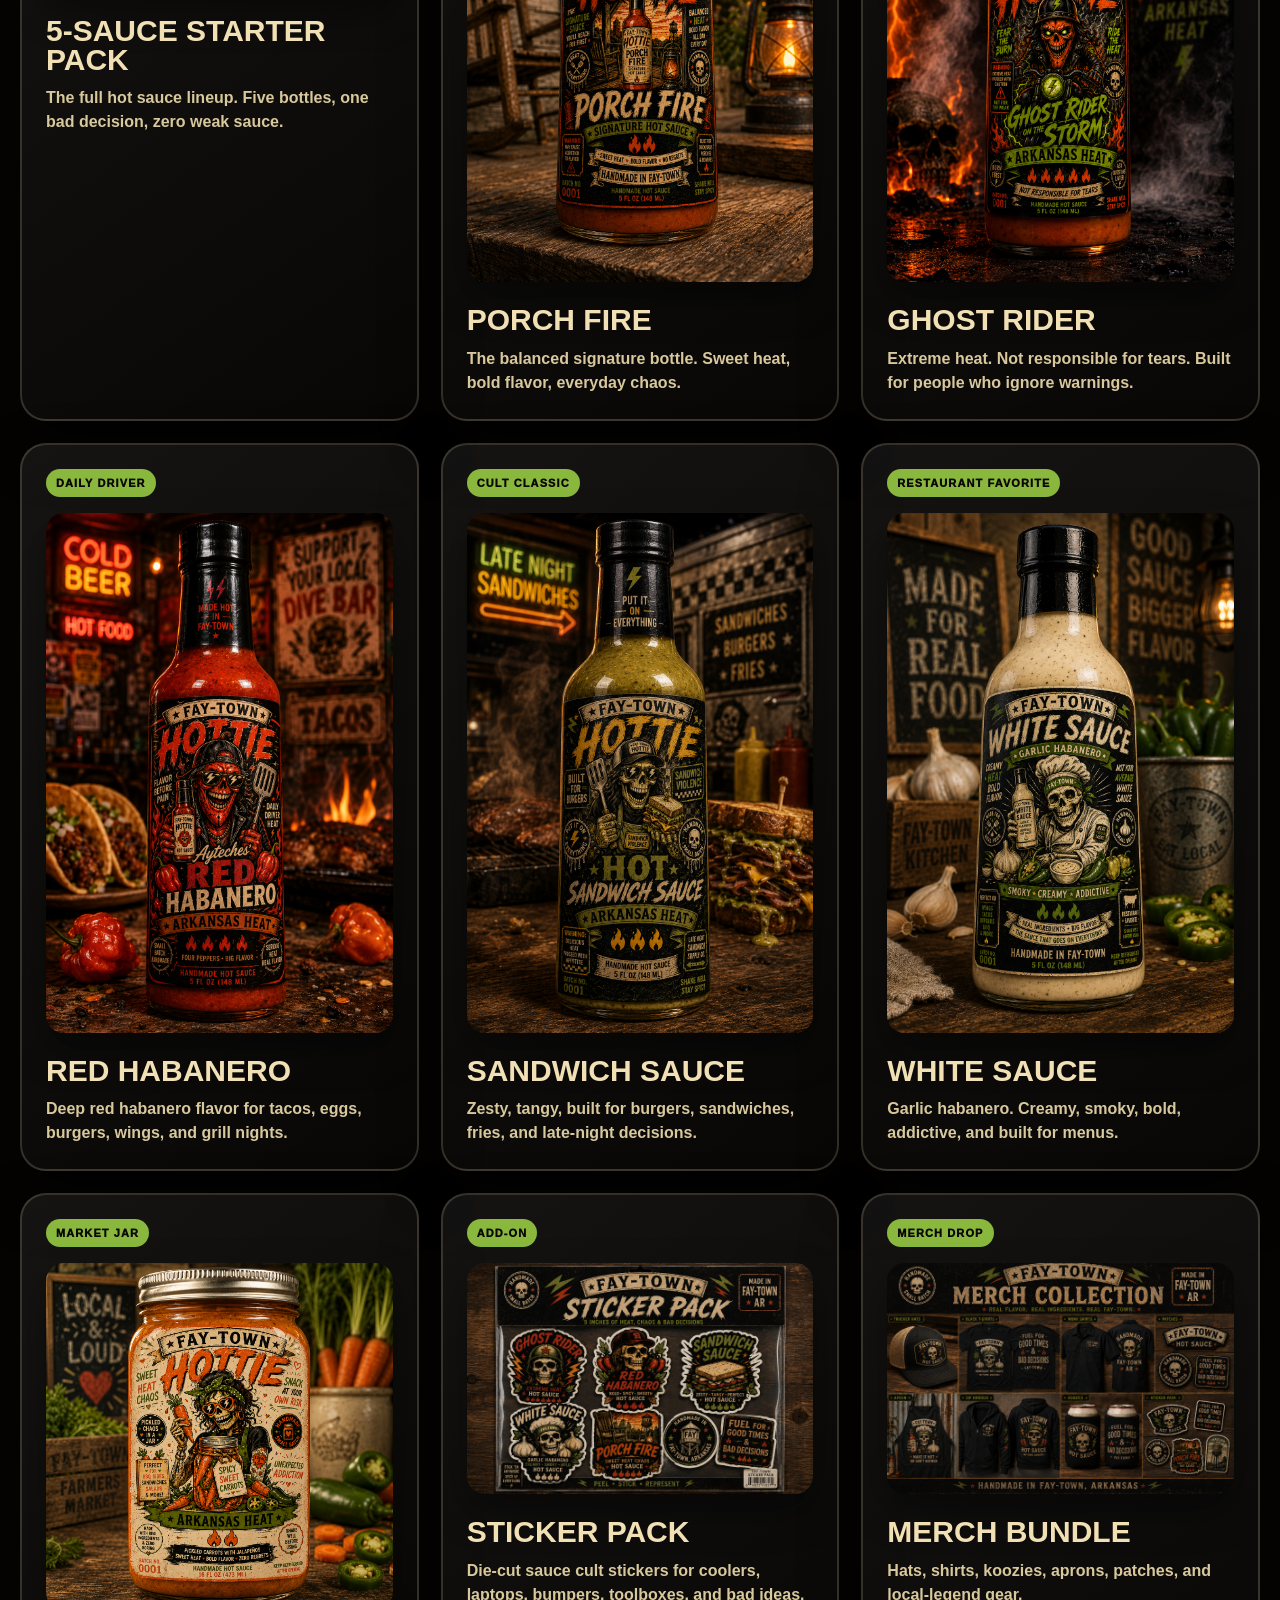
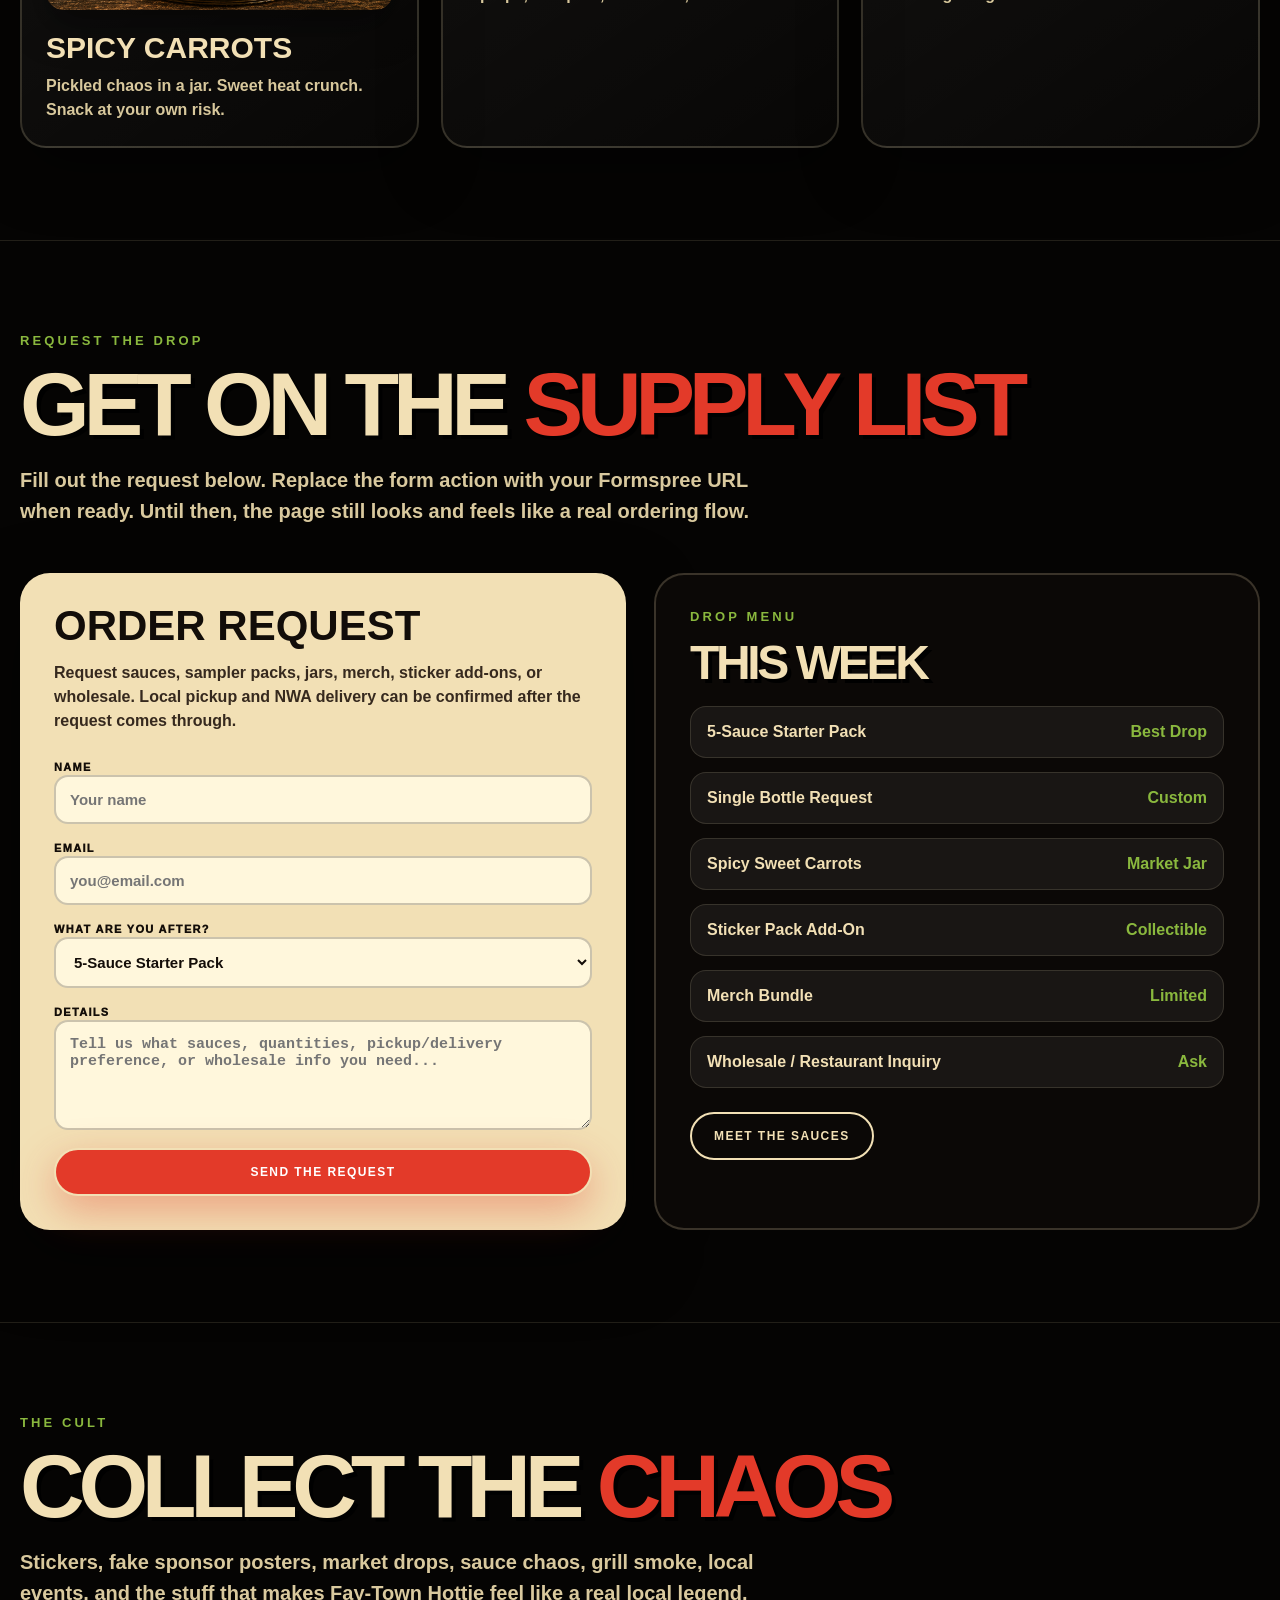
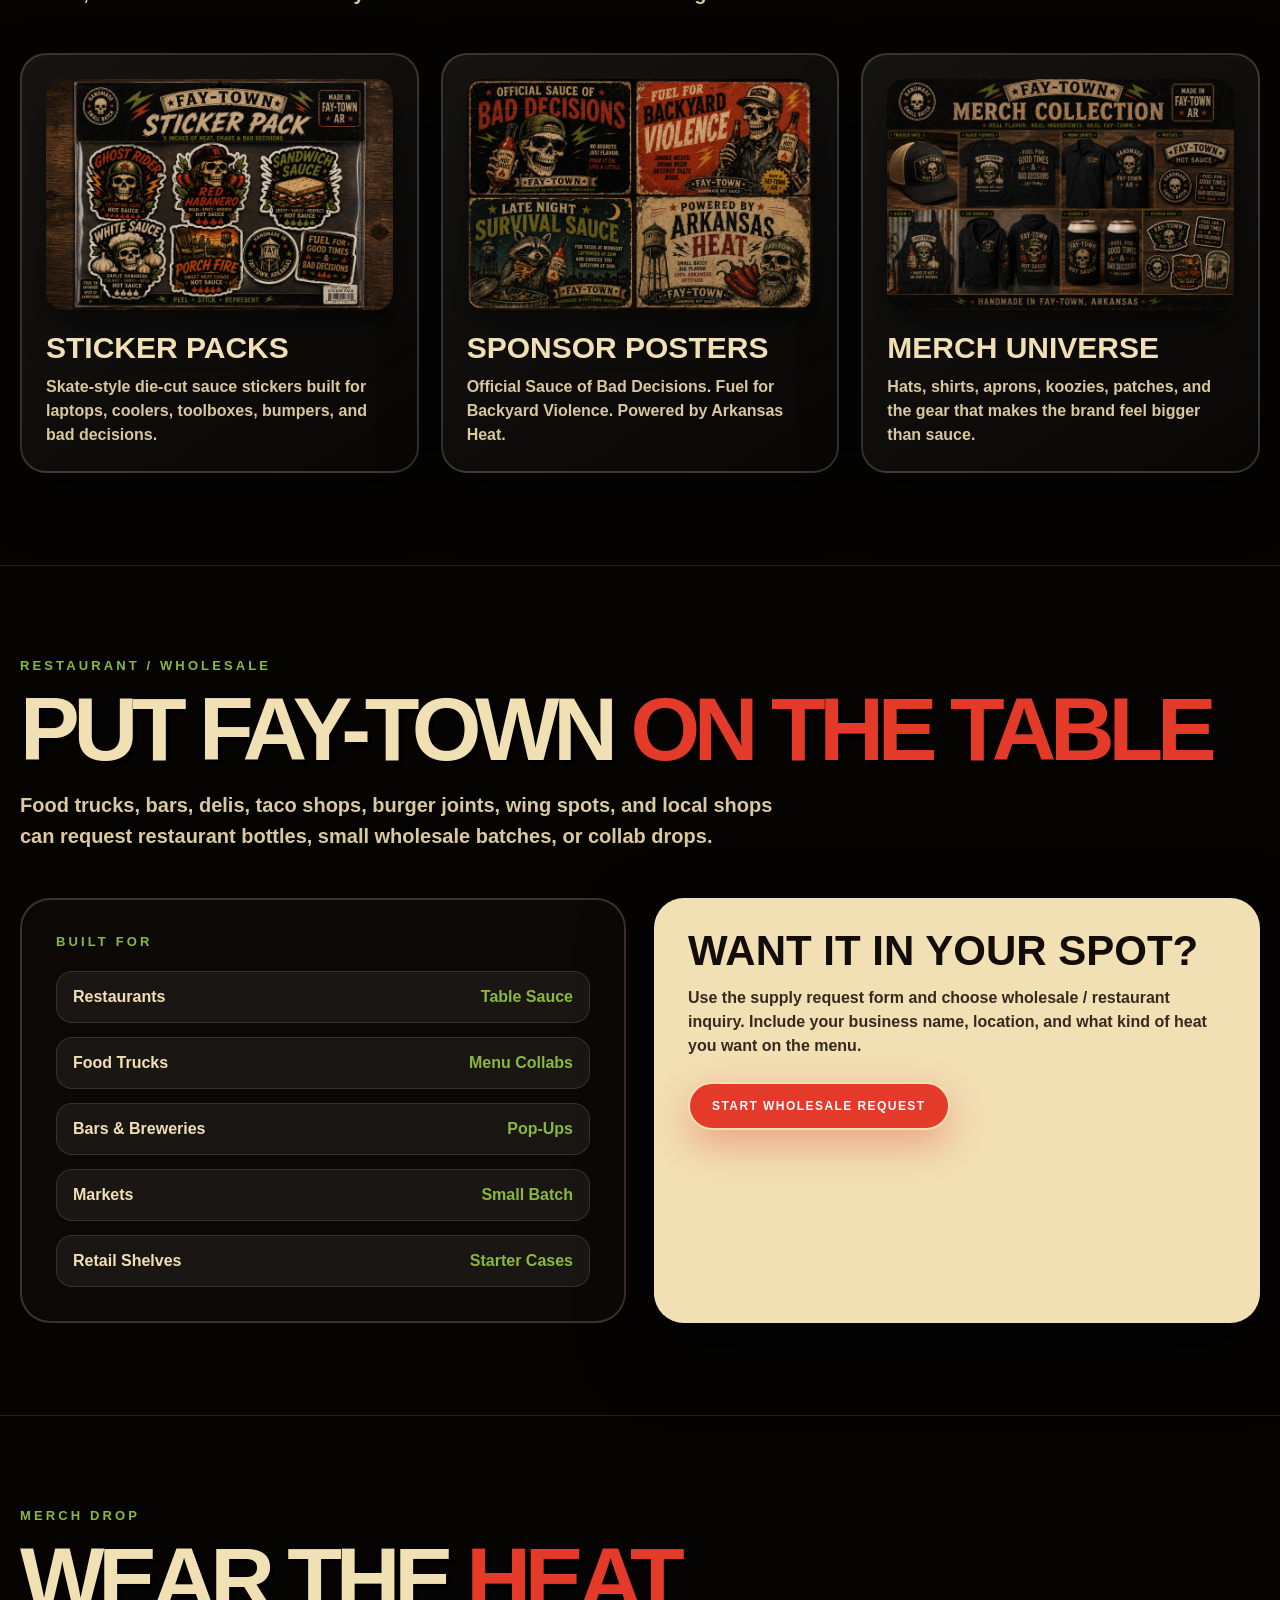
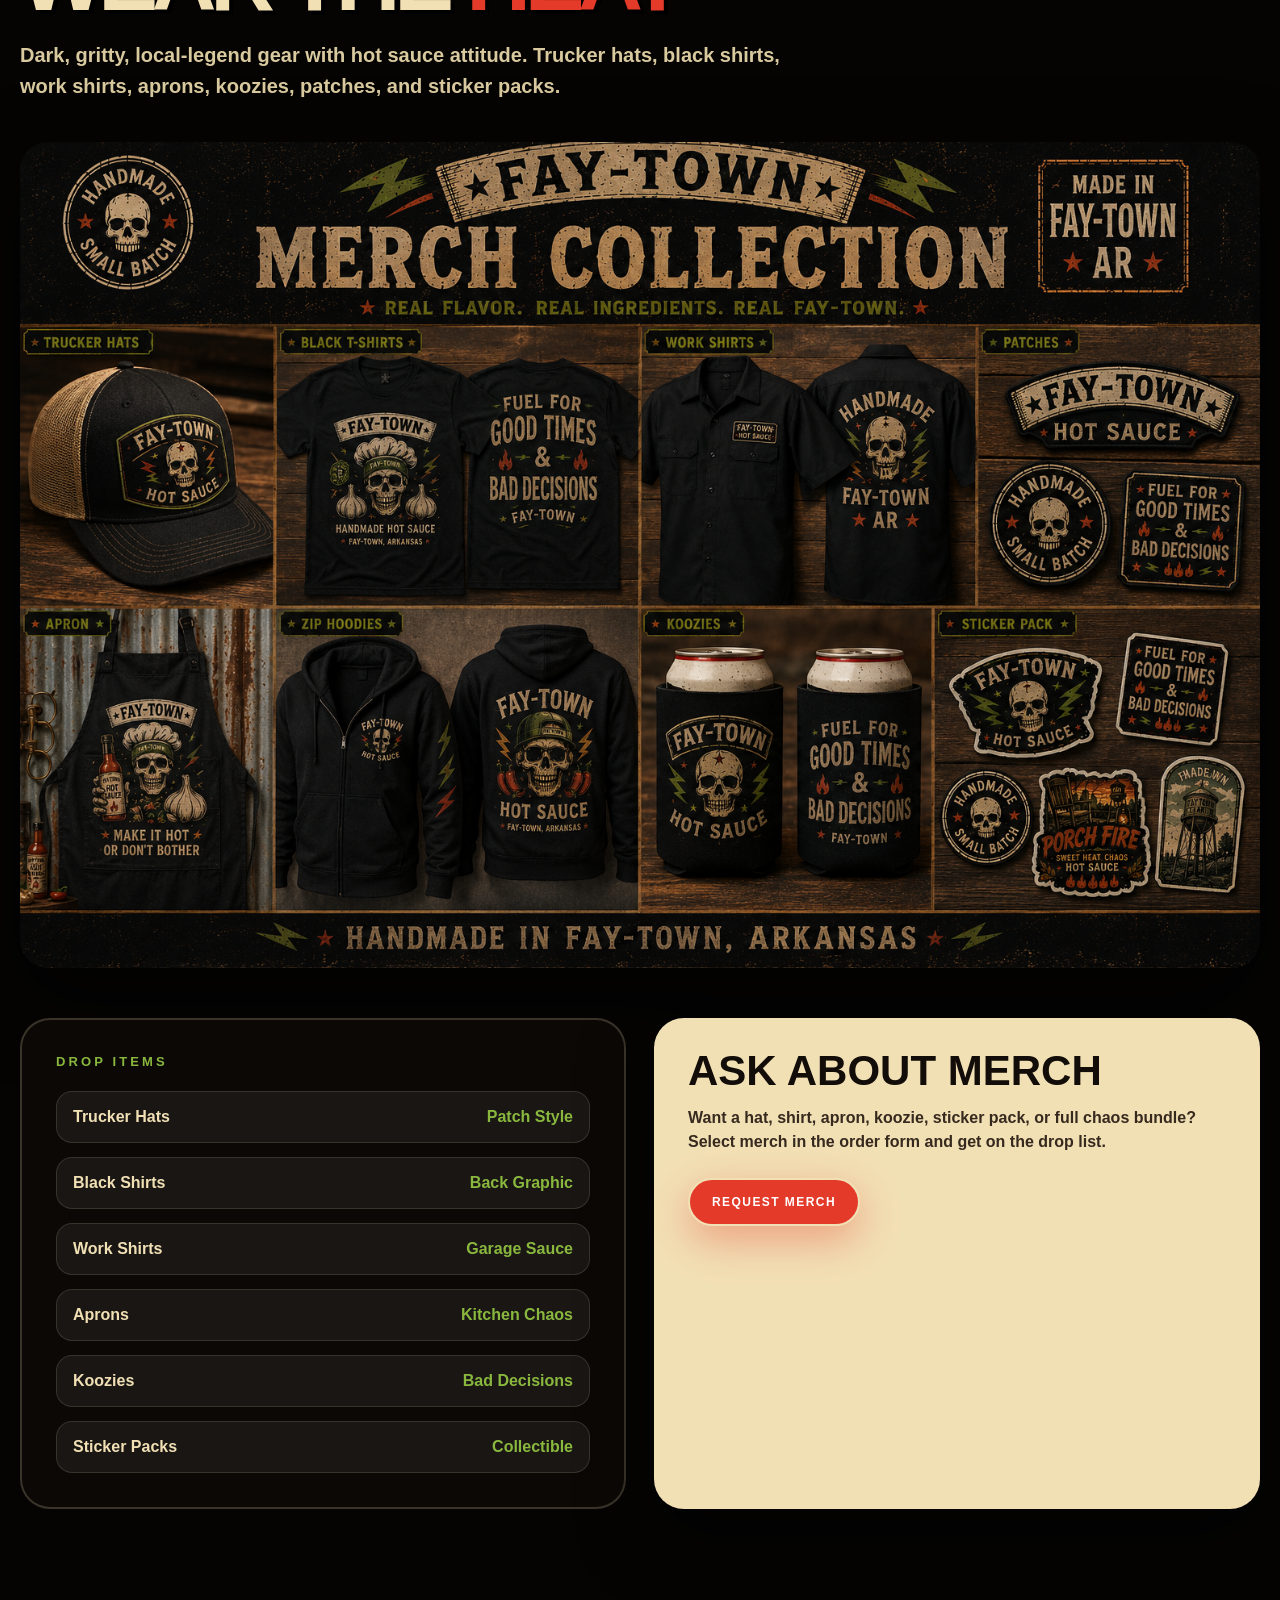
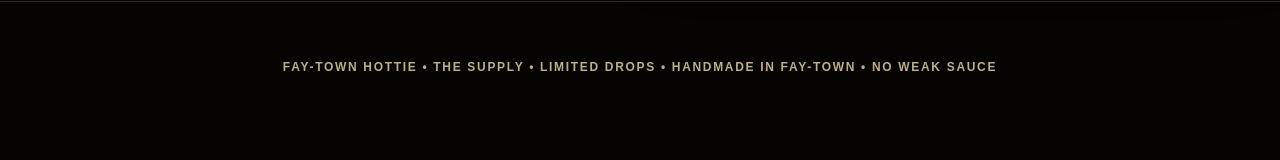
<file: the-supply/index.html>
<!-- ===== PART 1 START: HEAD + CSS ===== -->
<!DOCTYPE html>
<html lang="en">
<head>
<meta charset="UTF-8" />
<meta name="viewport" content="width=device-width, initial-scale=1.0" />
<title>The Supply | Fay-Town Hottie</title>
<link rel="stylesheet" href="../shared/nav.css">

<style>
:root{
  --black:#050403;
  --cream:#f2e0b5;
  --red:#e33a29;
  --green:#8ab83e;
  --orange:#f47820;
  --muted:#c8b98d;
}

*{margin:0;padding:0;box-sizing:border-box;}
html{scroll-behavior:smooth;}

body{
  background:#050403;
  color:var(--cream);
  font-family:Arial, Helvetica, sans-serif;
  overflow-x:hidden;
}

body::before{
  content:"";
  position:fixed;
  inset:0;
  background:
    radial-gradient(circle at 18% 25%, rgba(227,58,41,.26), transparent 32%),
    radial-gradient(circle at 82% 18%, rgba(138,184,62,.15), transparent 28%),
    linear-gradient(rgba(255,255,255,.025) 1px, transparent 1px),
    linear-gradient(90deg, rgba(255,255,255,.025) 1px, transparent 1px);
  background-size:auto, auto, 42px 42px, 42px 42px;
  z-index:-2;
}

body::after{
  content:"";
  position:fixed;
  inset:0;
  background:rgba(0,0,0,.38);
  z-index:-1;
  pointer-events:none;
}

a{text-decoration:none;color:inherit;}

.wrap{
  width:min(1250px,calc(100% - 40px));
  margin:auto;
}

.btn{
  display:inline-flex;
  align-items:center;
  justify-content:center;
  padding:15px 22px;
  border-radius:999px;
  border:2px solid var(--cream);
  background:var(--red);
  color:white;
  text-transform:uppercase;
  letter-spacing:.12em;
  font-size:12px;
  font-weight:900;
  box-shadow:0 14px 40px rgba(227,58,41,.38);
  transition:.2s ease;
}

.btn:hover{
  transform:translateY(-2px) rotate(-1deg);
  box-shadow:0 20px 55px rgba(227,58,41,.55);
}

.btn.alt{
  background:transparent;
  color:var(--cream);
  box-shadow:none;
}

.hero{
  min-height:94vh;
  display:grid;
  align-items:center;
  padding:145px 0 90px;
}

.hero-grid{
  display:grid;
  grid-template-columns:.9fr 1.1fr;
  gap:55px;
  align-items:center;
}

.eyebrow{
  color:var(--green);
  text-transform:uppercase;
  letter-spacing:.24em;
  font-size:13px;
  font-weight:900;
  margin-bottom:18px;
}

h1{
  font-size:clamp(64px,10vw,150px);
  line-height:.78;
  text-transform:uppercase;
  letter-spacing:-.08em;
  color:var(--red);
  text-shadow:4px 4px 0 #000,0 0 44px rgba(227,58,41,.35);
}

.hero p{
  max-width:650px;
  margin-top:28px;
  color:#e1d3aa;
  font-size:clamp(20px,2vw,27px);
  line-height:1.5;
  font-weight:800;
}

.hero-actions{
  display:flex;
  gap:14px;
  flex-wrap:wrap;
  margin-top:34px;
}

.hero-img{
  width:100%;
  border-radius:26px;
  box-shadow:0 30px 80px rgba(0,0,0,.7);
  transform:rotate(-1deg);
}

.drop-strip{
  background:var(--red);
  border-block:4px solid var(--cream);
  padding:24px 0;
  overflow:hidden;
}

.drop-strip div{
  white-space:nowrap;
  font-size:clamp(28px,4vw,62px);
  font-weight:950;
  text-transform:uppercase;
  letter-spacing:-.05em;
  animation:scroll 18s linear infinite;
}

@keyframes scroll{
  from{transform:translateX(0);}
  to{transform:translateX(-50%);}
}

.section{
  padding:92px 0;
  border-top:1px solid rgba(242,224,181,.12);
}

.section-title{
  font-size:clamp(48px,7vw,105px);
  line-height:.86;
  text-transform:uppercase;
  letter-spacing:-.07em;
  text-shadow:4px 4px 0 #000;
}

.section-title em{
  color:var(--red);
  font-style:normal;
}

.copy{
  max-width:760px;
  margin-top:22px;
  color:#d9c99e;
  font-size:20px;
  line-height:1.55;
  font-weight:800;
}

.grid{
  display:grid;
  grid-template-columns:repeat(3,1fr);
  gap:22px;
  margin-top:44px;
}

.card{
  background:linear-gradient(145deg,rgba(255,255,255,.07),rgba(255,255,255,.015));
  border:2px solid rgba(242,224,181,.18);
  border-radius:26px;
  padding:24px;
  box-shadow:0 24px 60px rgba(0,0,0,.42);
  position:relative;
  overflow:hidden;
}

.card img{
  width:100%;
  border-radius:18px;
  margin-bottom:20px;
  box-shadow:0 18px 38px rgba(0,0,0,.45);
}

.card h3{
  font-size:30px;
  text-transform:uppercase;
  line-height:.95;
  margin-bottom:12px;
}

.card p{
  color:#d8c89c;
  line-height:1.5;
  font-weight:800;
}

.status{
  display:inline-block;
  margin-bottom:16px;
  padding:8px 10px;
  border-radius:999px;
  background:var(--green);
  color:#0b0705;
  font-size:11px;
  font-weight:950;
  text-transform:uppercase;
  letter-spacing:.1em;
}

.order-box{
  margin-top:46px;
  display:grid;
  grid-template-columns:1fr 1fr;
  gap:28px;
  align-items:stretch;
}

.order-panel{
  border-radius:30px;
  padding:34px;
  background:var(--cream);
  color:#120d09;
  box-shadow:0 28px 70px rgba(0,0,0,.5);
}

.order-panel h3{
  font-size:42px;
  text-transform:uppercase;
  line-height:.9;
}

.order-panel p{
  margin-top:16px;
  color:#36291e;
  font-weight:800;
  line-height:1.5;
}

.dark-panel{
  border-radius:30px;
  padding:34px;
  background:#0b0806;
  border:2px solid rgba(242,224,181,.2);
}

.list{
  margin-top:22px;
  display:grid;
  gap:14px;
}

.list div{
  display:flex;
  justify-content:space-between;
  gap:12px;
  padding:16px;
  border-radius:16px;
  background:rgba(255,255,255,.06);
  border:1px solid rgba(242,224,181,.14);
  font-weight:900;
}

.list span{color:var(--green);}

.order-form{
  display:grid;
  gap:14px;
  margin-top:24px;
}

.order-form label{
  color:#130d08;
  text-transform:uppercase;
  letter-spacing:.12em;
  font-size:11px;
  font-weight:950;
}

.order-form input,
.order-form select,
.order-form textarea{
  width:100%;
  border:2px solid rgba(19,13,8,.22);
  background:#fff7dc;
  color:#130d08;
  border-radius:14px;
  padding:14px;
  font-size:15px;
  font-weight:800;
  outline:none;
}

.order-form textarea{
  min-height:110px;
  resize:vertical;
}

.order-form input:focus,
.order-form select:focus,
.order-form textarea:focus{
  border-color:var(--red);
  box-shadow:0 0 0 4px rgba(227,58,41,.16);
}

.wide-img{
  width:100%;
  margin-top:40px;
  border-radius:28px;
  box-shadow:0 30px 80px rgba(0,0,0,.6);
}

.footer{
  padding:58px 0 86px;
  text-align:center;
  color:#bfae86;
  text-transform:uppercase;
  letter-spacing:.14em;
  font-size:12px;
  font-weight:900;
  border-top:1px solid rgba(242,224,181,.18);
}
<!-- ===== PART 1 END ===== -->

  <!-- ===== PART 2 START: RESPONSIVE CSS + HEADER + HERO + DROP ===== -->
@media(max-width:900px){
  .hero{
    min-height:auto;
    padding:118px 0 58px;
  }

  .hero-grid,
  .order-box{
    grid-template-columns:1fr;
    gap:28px;
  }

  .grid{
    grid-template-columns:1fr 1fr;
  }
}

@media(max-width:560px){
  .wrap{
    width:min(1250px,calc(100% - 28px));
  }

  .grid{
    grid-template-columns:1fr;
  }

  .hero-actions{
    flex-direction:column;
  }

  .btn{
    width:100%;
    padding:13px 16px;
    font-size:10px;
  }

  .section{
    padding:62px 0;
  }

  .order-panel,
  .dark-panel{
    padding:24px;
  }
}
</style>
</head>

<body>

<header>
  <div class="wrap nav">
    <a href="../index.html">
      <img class="logo" src="../asset/logo-horizontal.png" alt="Fay-Town Hottie">
    </a>

    <nav>
      <a href="../the-sauce/">The Sauce</a>
      <a href="../the-story/">The Story</a>
      <a href="../the-supply/">The Supply</a>
      <a href="#cult">The Cult</a>
      <a href="../contact/">Contact</a>
    </nav>

    <a class="btn" href="#order">Get Sauce</a>
  </div>
</header>

<main>

<section class="hero">
  <div class="wrap hero-grid">
    <div>
      <div class="eyebrow">Current Drop • Limited Run • Small Batch Release</div>
      <h1>The Supply</h1>
      <p>
        The underground order page for sauce drops, sampler packs, spicy jars,
        sticker add-ons, merch bundles, and whatever else comes out of the Fay-Town heat lab this week.
      </p>

      <div class="hero-actions">
        <a class="btn" href="#order">Request The Drop</a>
        <a class="btn alt" href="#current-drop">View Current Drop</a>
      </div>
    </div>

    <img class="hero-img" src="../asset/market-box.png" alt="Fay-Town Hottie sampler pack">
  </div>
</section>

<div class="drop-strip">
  <div>
    Current Drop • Limited Run • Small Batch Release • Available This Week • Local Pickup • NWA Delivery •
    Current Drop • Limited Run • Small Batch Release • Available This Week • Local Pickup • NWA Delivery •
  </div>
</div>

<section class="section" id="current-drop">
  <div class="wrap">
    <div class="eyebrow">Available This Week</div>
    <h2 class="section-title">Small Batch <em>Release</em></h2>
    <p class="copy">
      These are not “products available.” These are drops. When the batch is gone,
      it is gone until the next cook. Request what you want and get on the list.
    </p>

    <div class="grid">
      <article class="card">
        <span class="status">Best Drop</span>
        <img src="../asset/market-box.png" alt="Fay-Town Hottie starter pack">
        <h3>5-Sauce Starter Pack</h3>
        <p>The full hot sauce lineup. Five bottles, one bad decision, zero weak sauce.</p>
      </article>

      <article class="card">
        <span class="status">Signature</span>
        <img src="../asset/bottle-porch-fire.png" alt="Porch Fire">
        <h3>Porch Fire</h3>
        <p>The balanced signature bottle. Sweet heat, bold flavor, everyday chaos.</p>
      </article>

      <article class="card">
        <span class="status">Limited Run</span>
        <img src="../asset/bottle-ghost-rider.png" alt="Ghost Rider">
        <h3>Ghost Rider</h3>
        <p>Extreme heat. Not responsible for tears. Built for people who ignore warnings.</p>
      </article>

      <article class="card">
        <span class="status">Daily Driver</span>
        <img src="../asset/bottle-ayteches.png" alt="Red Habanero">
        <h3>Red Habanero</h3>
        <p>Deep red habanero flavor for tacos, eggs, burgers, wings, and grill nights.</p>
      </article>

      <article class="card">
        <span class="status">Cult Classic</span>
        <img src="../asset/bottle-sandwich-sauce.png" alt="Hot Sandwich Sauce">
        <h3>Sandwich Sauce</h3>
        <p>Zesty, tangy, built for burgers, sandwiches, fries, and late-night decisions.</p>
      </article>

      <article class="card">
        <span class="status">Restaurant Favorite</span>
        <img src="../asset/bottle-white-sauce.png" alt="White Sauce">
        <h3>White Sauce</h3>
        <p>Garlic habanero. Creamy, smoky, bold, addictive, and built for menus.</p>
      </article>

      <article class="card">
        <span class="status">Market Jar</span>
        <img src="../asset/bottle-carrot.png" alt="Spicy Sweet Carrots">
        <h3>Spicy Carrots</h3>
        <p>Pickled chaos in a jar. Sweet heat crunch. Snack at your own risk.</p>
      </article>

      <article class="card">
        <span class="status">Add-On</span>
        <img src="../asset/stickers.png" alt="Fay-Town Hottie sticker pack">
        <h3>Sticker Pack</h3>
        <p>Die-cut sauce cult stickers for coolers, laptops, bumpers, toolboxes, and bad ideas.</p>
      </article>

      <article class="card">
        <span class="status">Merch Drop</span>
        <img src="../asset/merch.png" alt="Fay-Town Hottie merch">
        <h3>Merch Bundle</h3>
        <p>Hats, shirts, koozies, aprons, patches, and local-legend gear.</p>
      </article>
    </div>
  </div>
</section>
<!-- ===== PART 2 END ===== -->

  <!-- ===== PART 3 START: ORDER FORM + CULT + MERCH + FOOTER ===== -->
<section class="section" id="order">
  <div class="wrap">
    <div class="eyebrow">Request The Drop</div>
    <h2 class="section-title">Get On The <em>Supply List</em></h2>
    <p class="copy">
      Fill out the request below. Replace the form action with your Formspree URL when ready.
      Until then, the page still looks and feels like a real ordering flow.
    </p>

    <div class="order-box">
      <div class="order-panel">
        <h3>Order Request</h3>
        <p>
          Request sauces, sampler packs, jars, merch, sticker add-ons, or wholesale.
          Local pickup and NWA delivery can be confirmed after the request comes through.
        </p>

        <form class="order-form" action="#" method="POST">
          <!-- Replace # with your Formspree URL later -->

          <div>
            <label for="name">Name</label>
            <input id="name" name="name" type="text" placeholder="Your name" required>
          </div>

          <div>
            <label for="email">Email</label>
            <input id="email" name="email" type="email" placeholder="you@email.com" required>
          </div>

          <div>
            <label for="request">What Are You After?</label>
            <select id="request" name="request">
              <option>5-Sauce Starter Pack</option>
              <option>Single Bottles</option>
              <option>Spicy Sweet Carrots</option>
              <option>Sticker Pack</option>
              <option>Merch Bundle</option>
              <option>Wholesale / Restaurant Inquiry</option>
            </select>
          </div>

          <div>
            <label for="details">Details</label>
            <textarea id="details" name="details" placeholder="Tell us what sauces, quantities, pickup/delivery preference, or wholesale info you need..." required></textarea>
          </div>

          <button class="btn" type="submit">Send The Request</button>
        </form>
      </div>

      <div class="dark-panel">
        <div class="eyebrow">Drop Menu</div>
        <h3 class="section-title" style="font-size:48px;">This Week</h3>

        <div class="list">
          <div>5-Sauce Starter Pack <span>Best Drop</span></div>
          <div>Single Bottle Request <span>Custom</span></div>
          <div>Spicy Sweet Carrots <span>Market Jar</span></div>
          <div>Sticker Pack Add-On <span>Collectible</span></div>
          <div>Merch Bundle <span>Limited</span></div>
          <div>Wholesale / Restaurant Inquiry <span>Ask</span></div>
        </div>

        <a class="btn alt" style="margin-top:24px;" href="../the-sauce/">Meet The Sauces</a>
      </div>
    </div>
  </div>
</section>

<section id="cult" class="section">
  <div class="wrap">
    <div class="eyebrow">The Cult</div>
    <h2 class="section-title">Collect The <em>Chaos</em></h2>
    <p class="copy">
      Stickers, fake sponsor posters, market drops, sauce chaos, grill smoke,
      local events, and the stuff that makes Fay-Town Hottie feel like a real local legend.
    </p>

    <div class="grid">
      <article class="card">
        <img src="../asset/stickers.png" alt="Fay-Town Hottie sticker pack">
        <h3>Sticker Packs</h3>
        <p>Skate-style die-cut sauce stickers built for laptops, coolers, toolboxes, bumpers, and bad decisions.</p>
      </article>

      <article class="card">
        <img src="../asset/posters.png" alt="Fay-Town Hottie sponsor posters">
        <h3>Sponsor Posters</h3>
        <p>Official Sauce of Bad Decisions. Fuel for Backyard Violence. Powered by Arkansas Heat.</p>
      </article>

      <article class="card">
        <img src="../asset/merch.png" alt="Fay-Town Hottie merch">
        <h3>Merch Universe</h3>
        <p>Hats, shirts, aprons, koozies, patches, and the gear that makes the brand feel bigger than sauce.</p>
      </article>
    </div>
  </div>
</section>

<section class="section">
  <div class="wrap">
    <div class="eyebrow">Restaurant / Wholesale</div>
    <h2 class="section-title">Put Fay-Town <em>On The Table</em></h2>
    <p class="copy">
      Food trucks, bars, delis, taco shops, burger joints, wing spots, and local shops can request
      restaurant bottles, small wholesale batches, or collab drops.
    </p>

    <div class="order-box">
      <div class="dark-panel">
        <div class="eyebrow">Built For</div>
        <div class="list">
          <div>Restaurants <span>Table Sauce</span></div>
          <div>Food Trucks <span>Menu Collabs</span></div>
          <div>Bars & Breweries <span>Pop-Ups</span></div>
          <div>Markets <span>Small Batch</span></div>
          <div>Retail Shelves <span>Starter Cases</span></div>
        </div>
      </div>

      <div class="order-panel">
        <h3>Want It In Your Spot?</h3>
        <p>
          Use the supply request form and choose wholesale / restaurant inquiry.
          Include your business name, location, and what kind of heat you want on the menu.
        </p>
        <a class="btn" style="margin-top:24px;color:white;" href="#order">Start Wholesale Request</a>
      </div>
    </div>
  </div>
</section>

<section class="section">
  <div class="wrap">
    <div class="eyebrow">Merch Drop</div>
    <h2 class="section-title">Wear The <em>Heat</em></h2>
    <p class="copy">
      Dark, gritty, local-legend gear with hot sauce attitude. Trucker hats,
      black shirts, work shirts, aprons, koozies, patches, and sticker packs.
    </p>

    <img class="wide-img" src="../asset/merch.png" alt="Fay-Town Hottie merch collection">

    <div class="order-box">
      <div class="dark-panel">
        <div class="eyebrow">Drop Items</div>
        <div class="list">
          <div>Trucker Hats <span>Patch Style</span></div>
          <div>Black Shirts <span>Back Graphic</span></div>
          <div>Work Shirts <span>Garage Sauce</span></div>
          <div>Aprons <span>Kitchen Chaos</span></div>
          <div>Koozies <span>Bad Decisions</span></div>
          <div>Sticker Packs <span>Collectible</span></div>
        </div>
      </div>

      <div class="order-panel">
        <h3>Ask About Merch</h3>
        <p>
          Want a hat, shirt, apron, koozie, sticker pack, or full chaos bundle?
          Select merch in the order form and get on the drop list.
        </p>
        <a class="btn" style="margin-top:24px;color:white;" href="#order">Request Merch</a>
      </div>
    </div>
  </div>
</section>

</main>

<footer class="footer">
  Fay-Town Hottie • The Supply • Limited Drops • Handmade In Fay-Town • No Weak Sauce
</footer>

</body>
</html>
<!-- ===== PART 3 END ===== -->
</file>
<file: shared/nav.css>
/* ===== FAY-TOWN HOTTIE SHARED NAV ===== */

header{
  position:fixed;
  top:0;
  left:0;
  right:0;
  z-index:50;
  padding:16px 0;
  background:linear-gradient(to bottom,rgba(5,4,3,.96),rgba(5,4,3,.55),transparent);
  backdrop-filter:blur(12px);
}

.nav{
  display:flex;
  align-items:center;
  justify-content:space-between;
  gap:24px;
}

.logo{
  height:58px;
  display:block;
}

nav{
  display:flex;
  align-items:center;
  gap:clamp(14px,2vw,30px);
  font-size:clamp(10px,1vw,13px);
  letter-spacing:.12em;
  text-transform:uppercase;
  font-weight:900;
  color:#d8c79c;
  white-space:nowrap;
}

nav a{
  color:#d8c79c;
}

nav a:hover{
  color:white;
}

@media(max-width:1100px){
  nav{
    position:fixed;
    left:0;
    right:0;
    bottom:0;
    z-index:200;
    display:flex;
    justify-content:flex-start;
    gap:18px;
    padding:14px 16px;
    background:rgba(5,4,3,.97);
    border-top:2px solid var(--cream);
    font-size:10px;
    overflow-x:auto;
  }

  body{
    padding-bottom:76px;
  }
}

@media(max-width:560px){
  header{
    padding:10px 0;
  }

  .logo{
    height:44px;
  }
}
</file>
